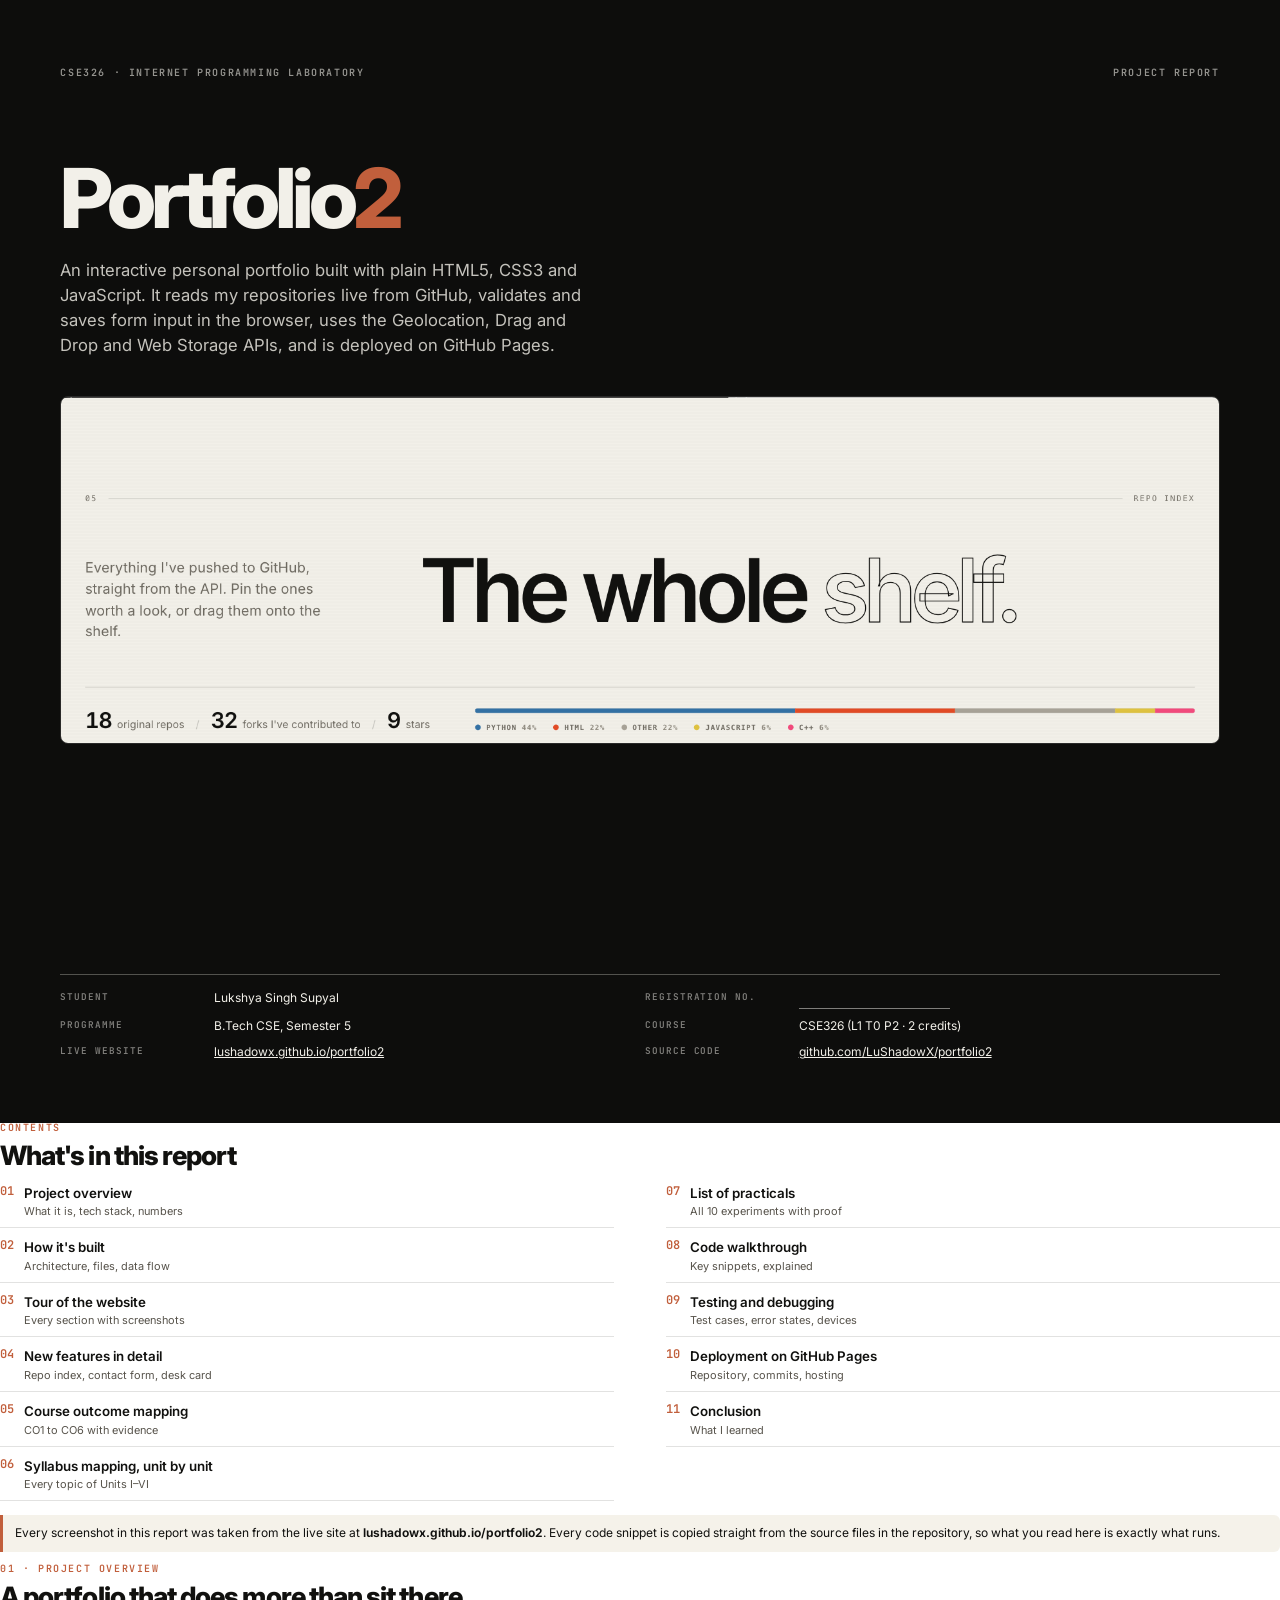
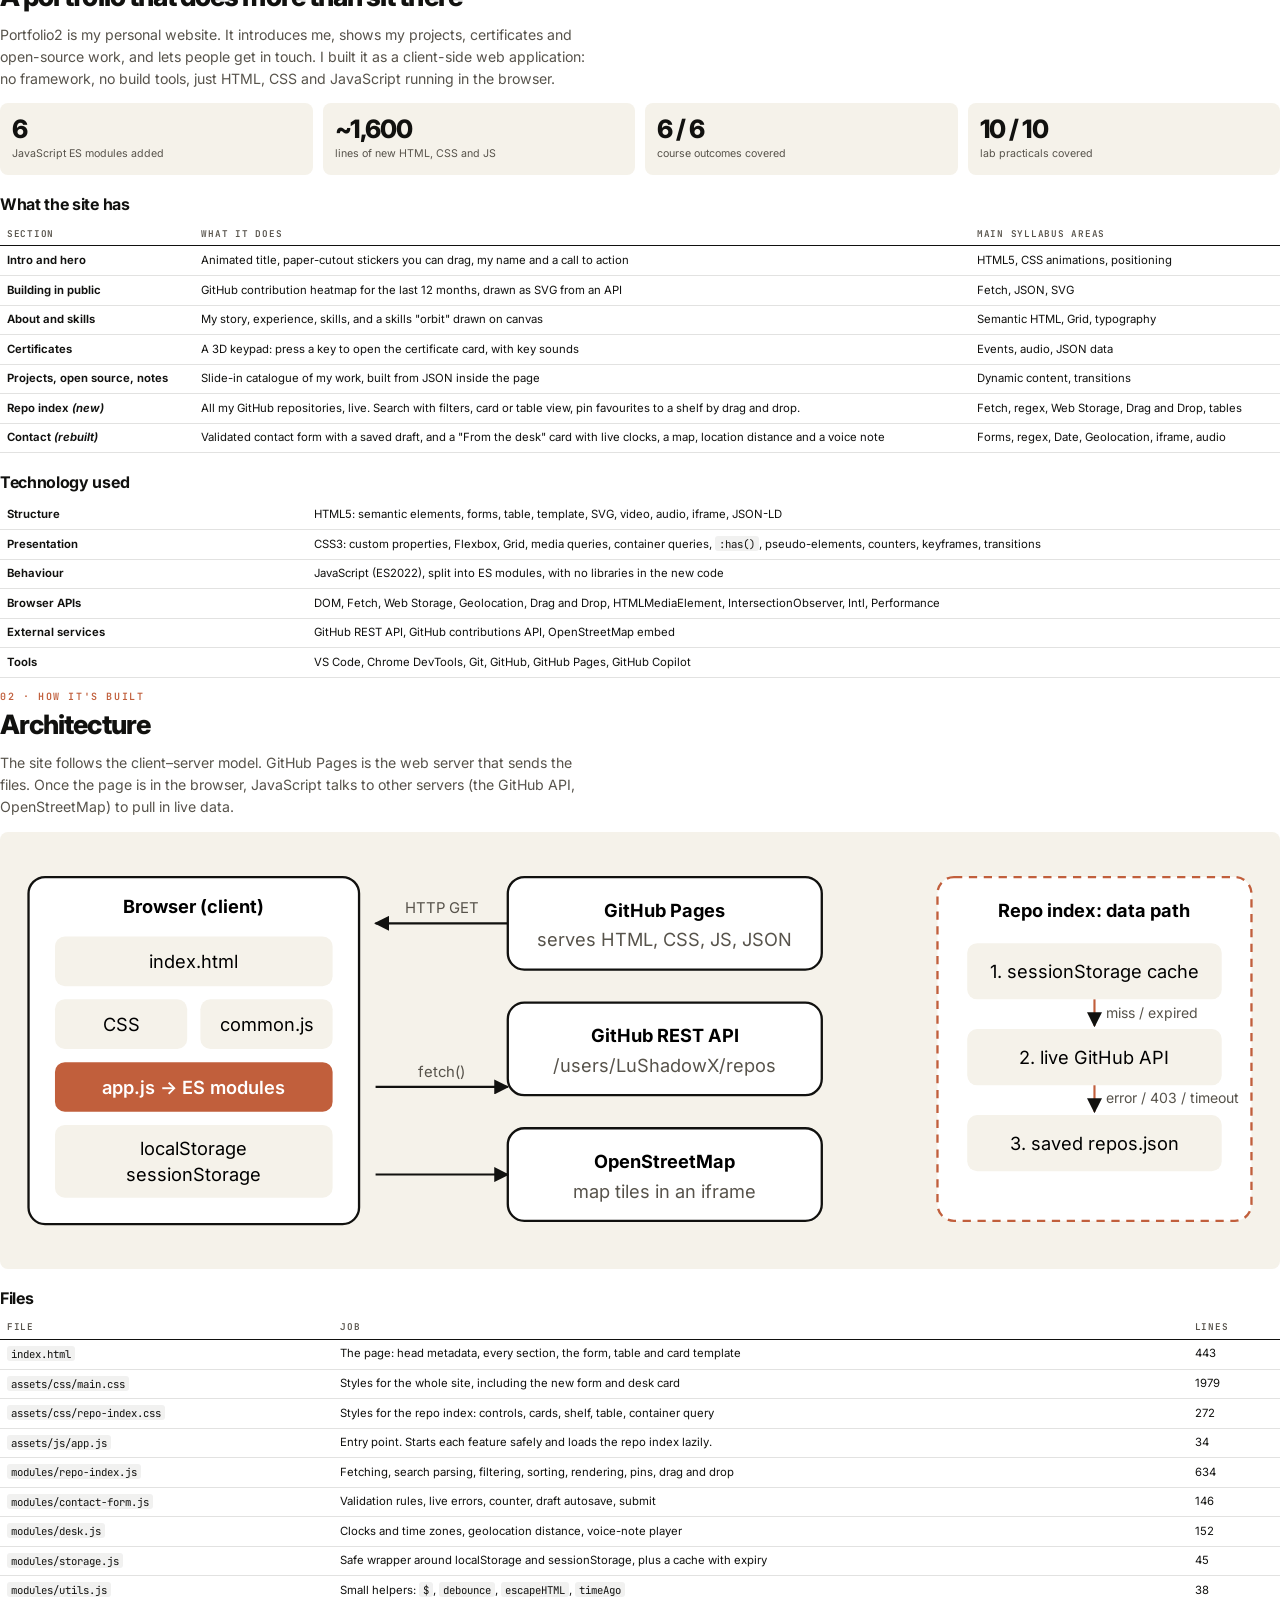
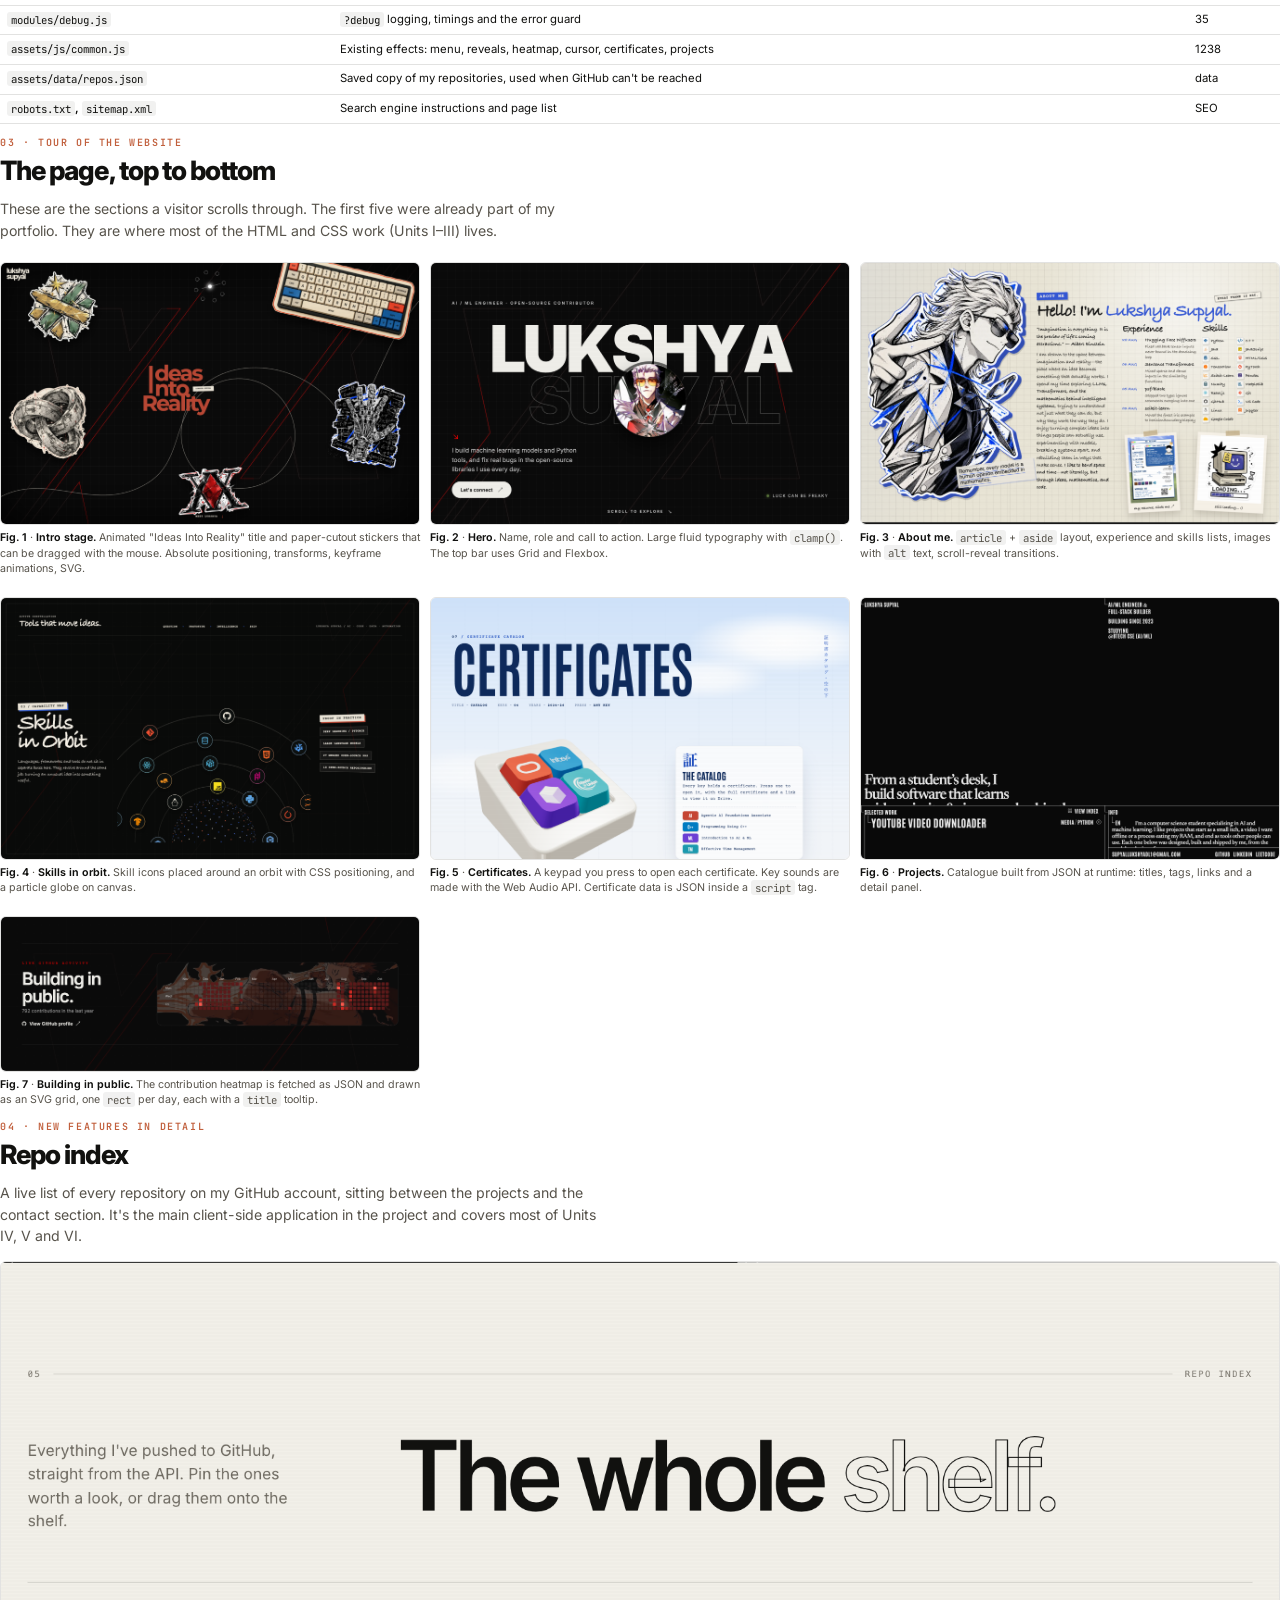
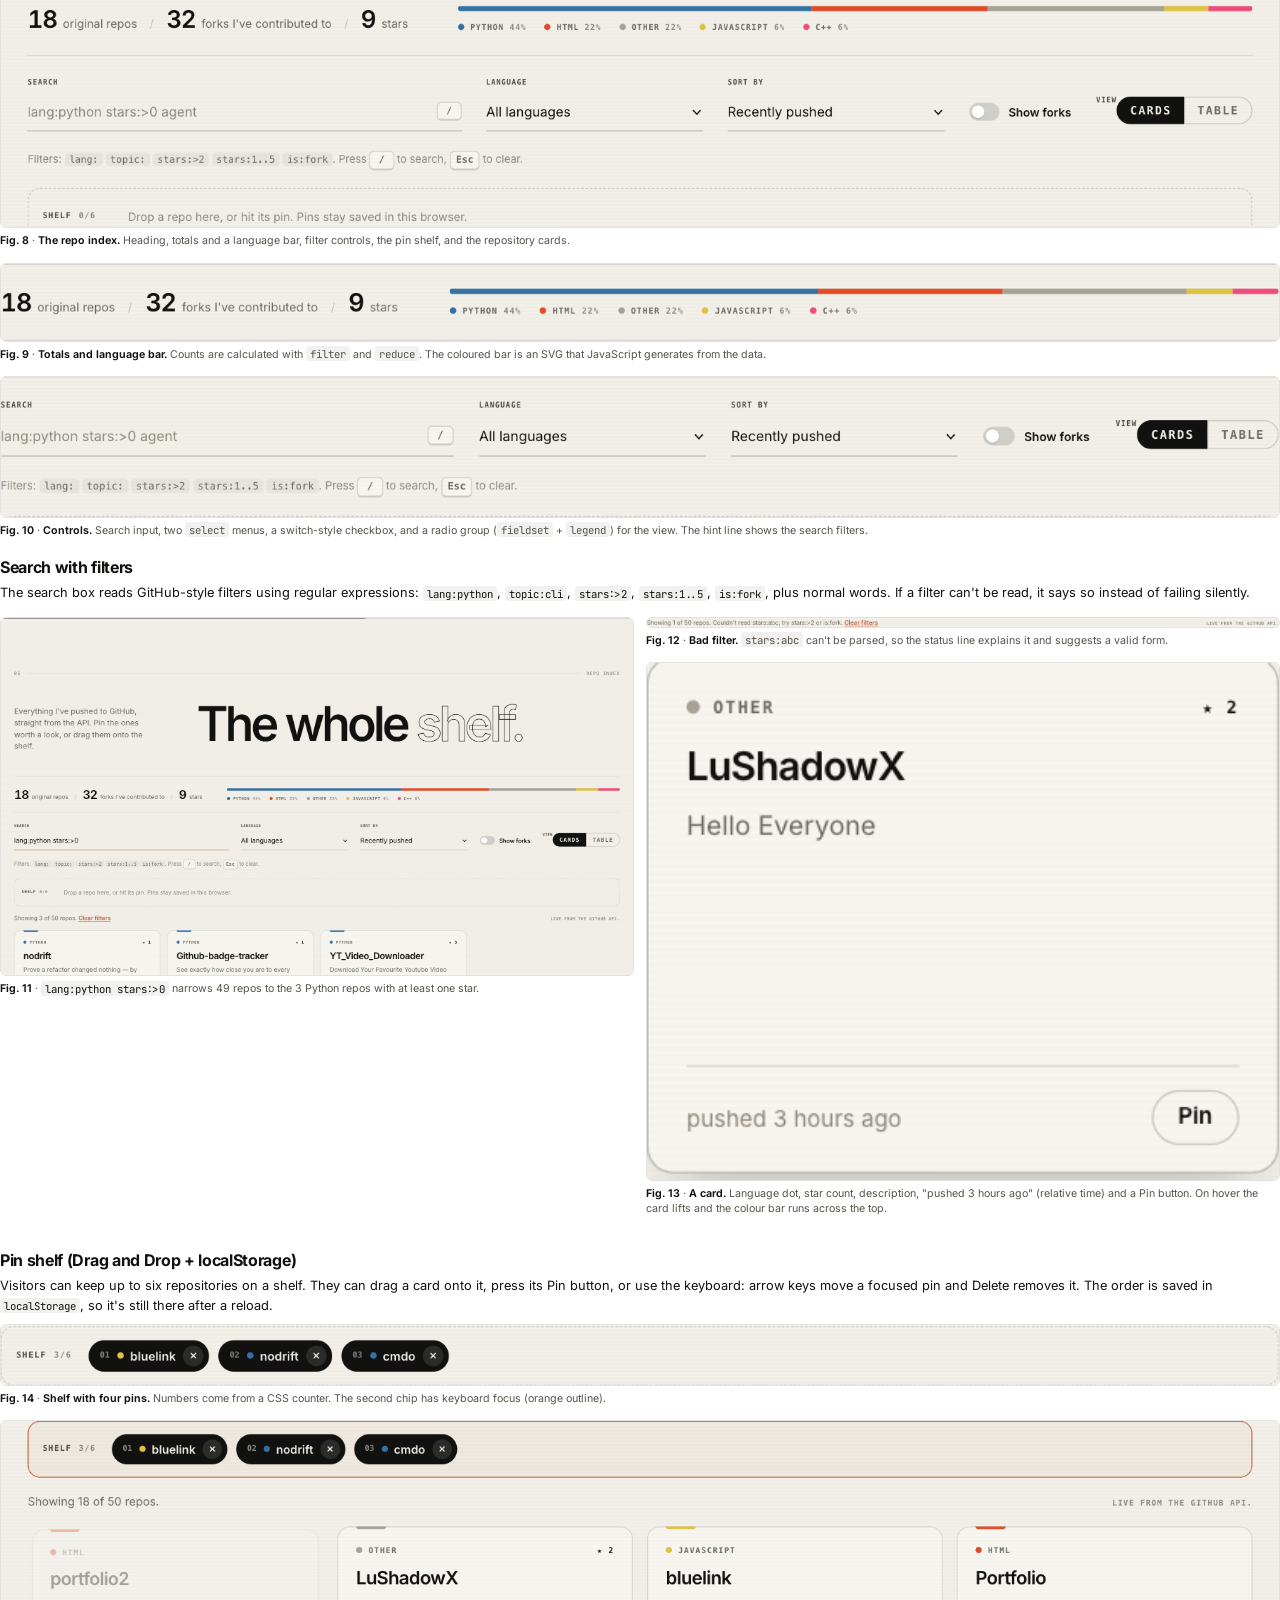
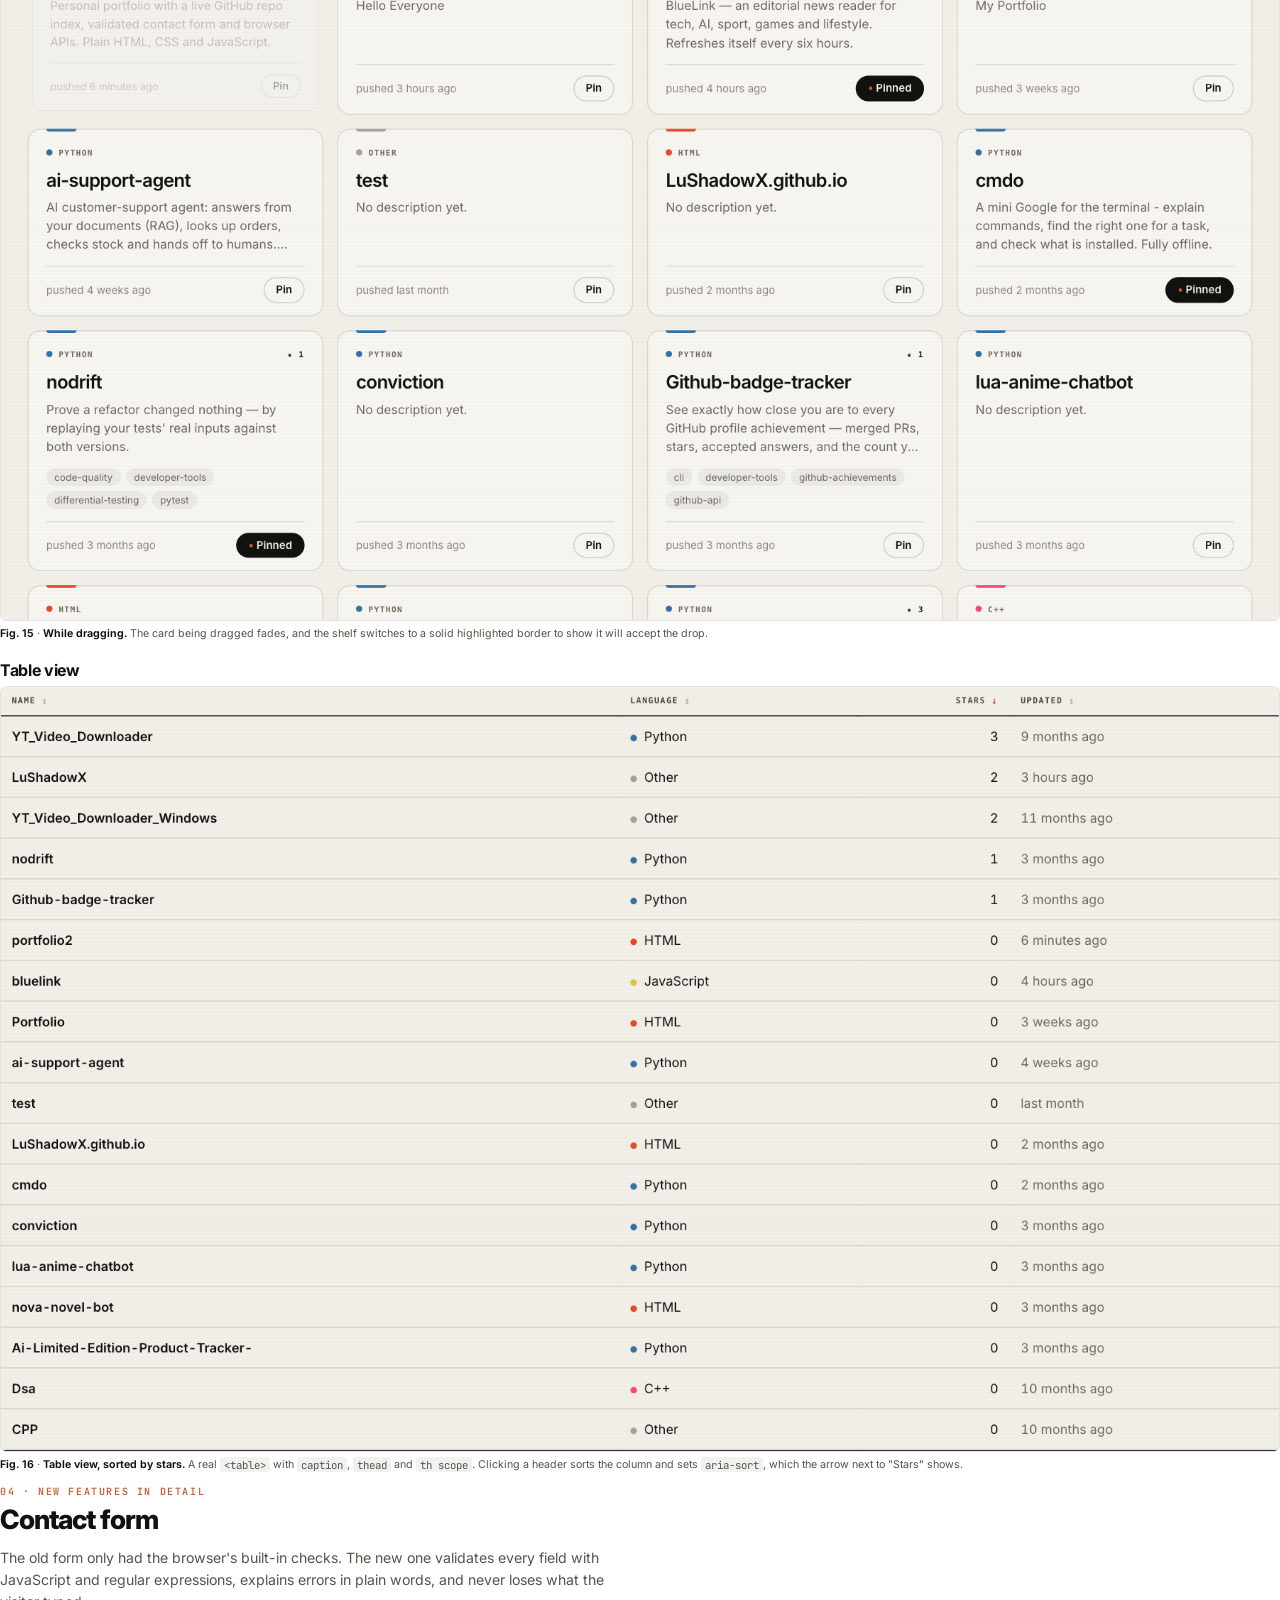
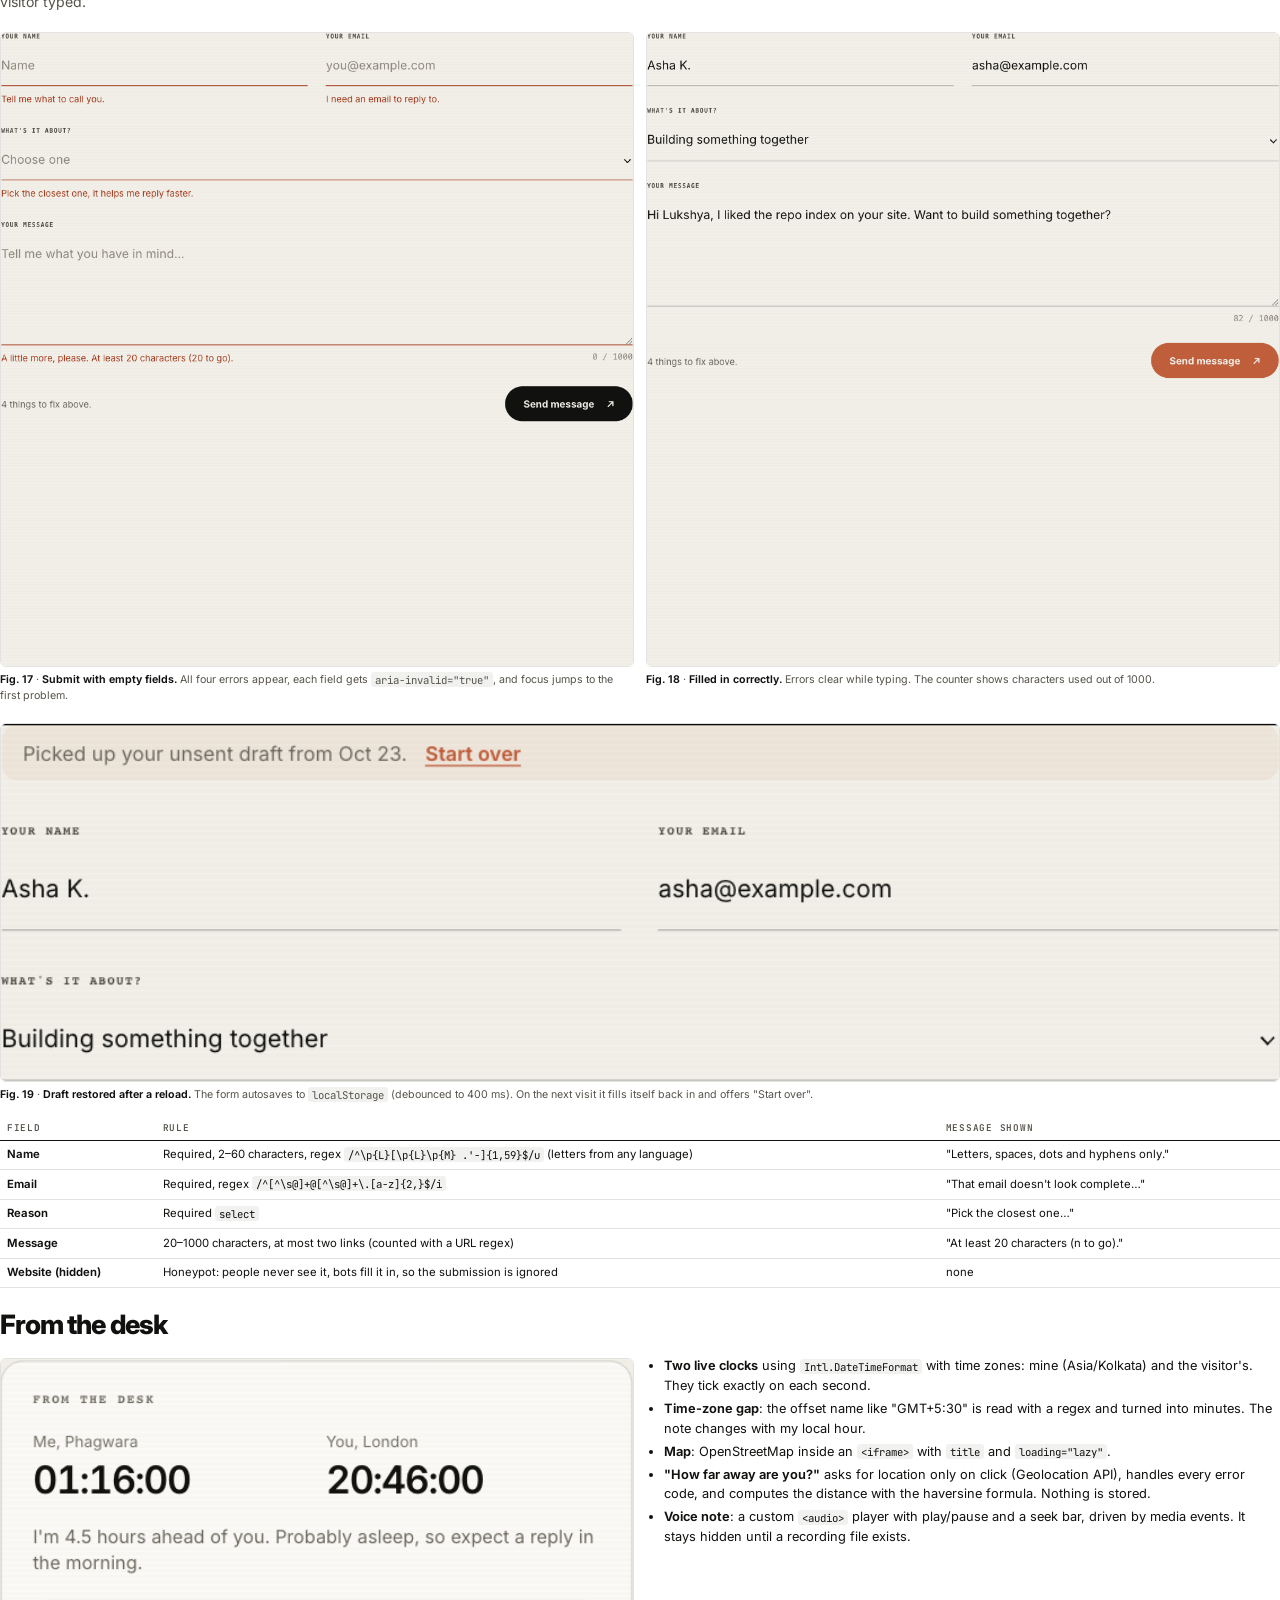
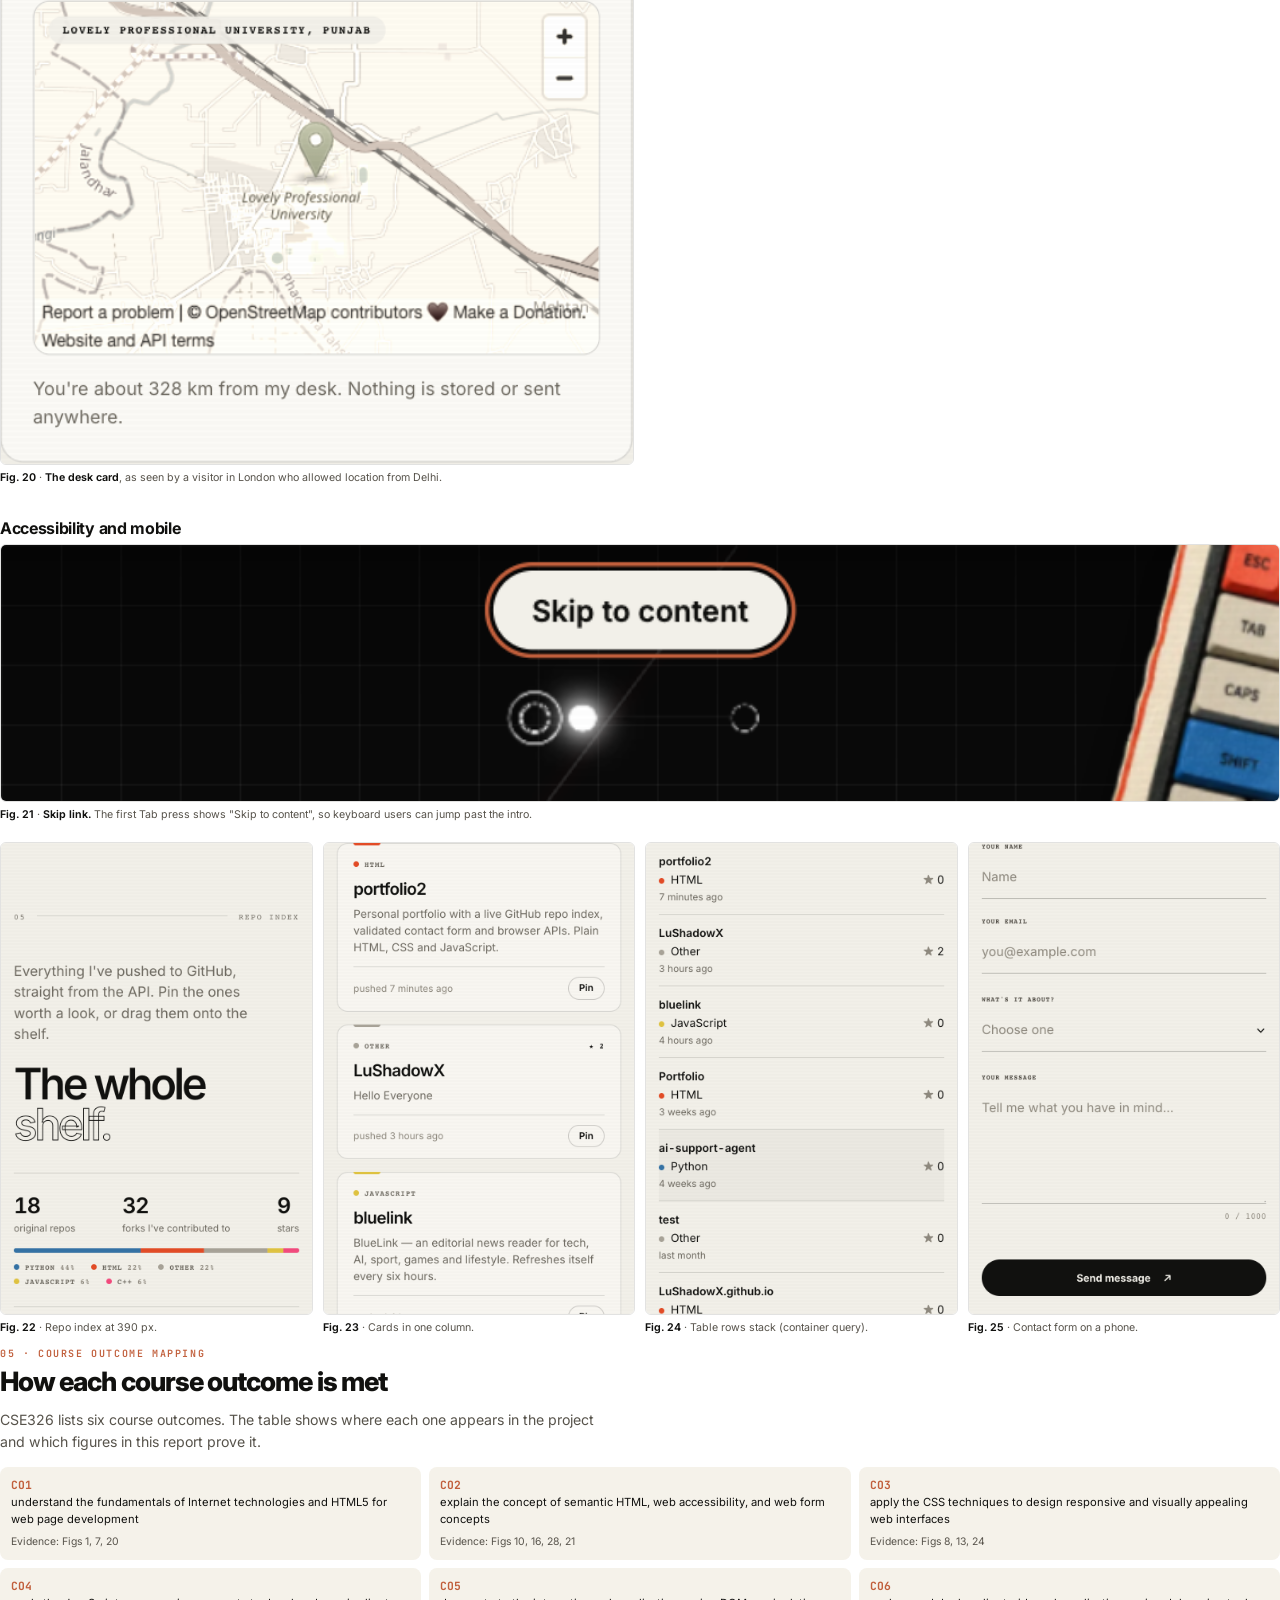
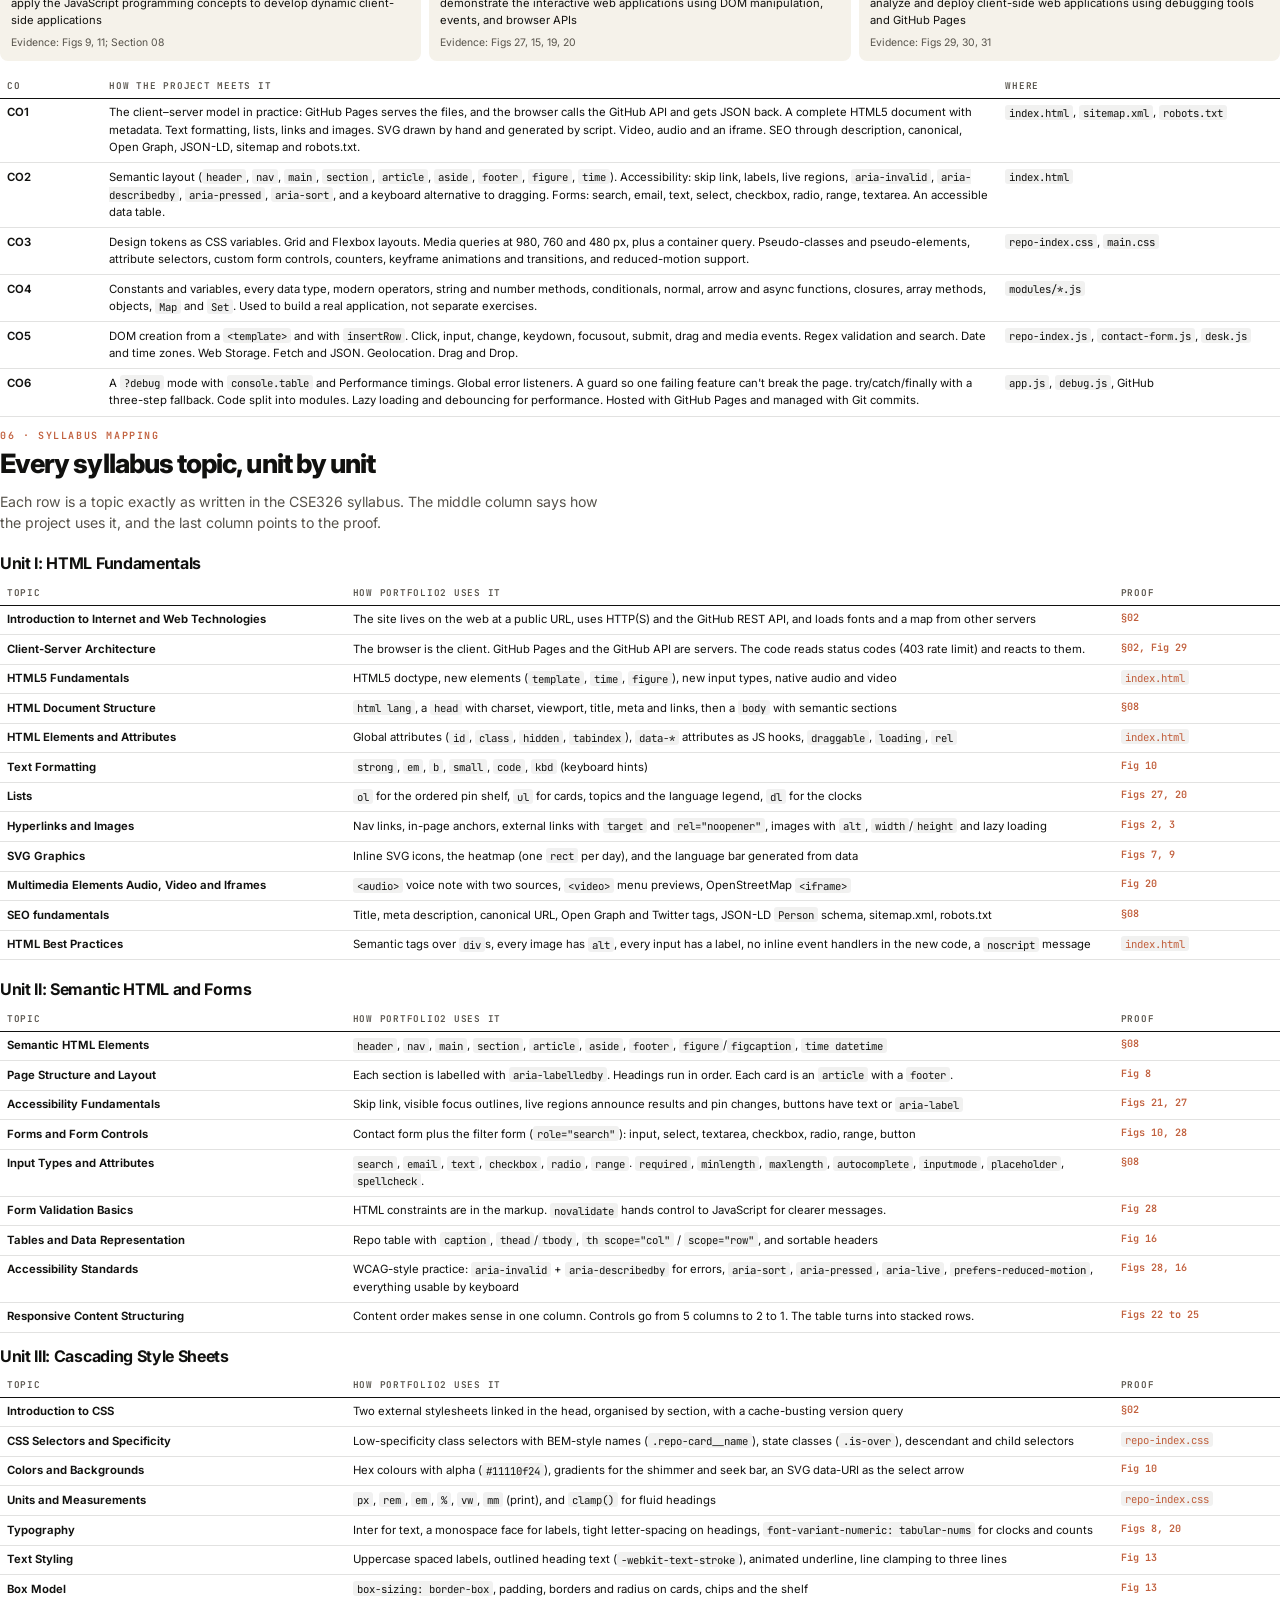
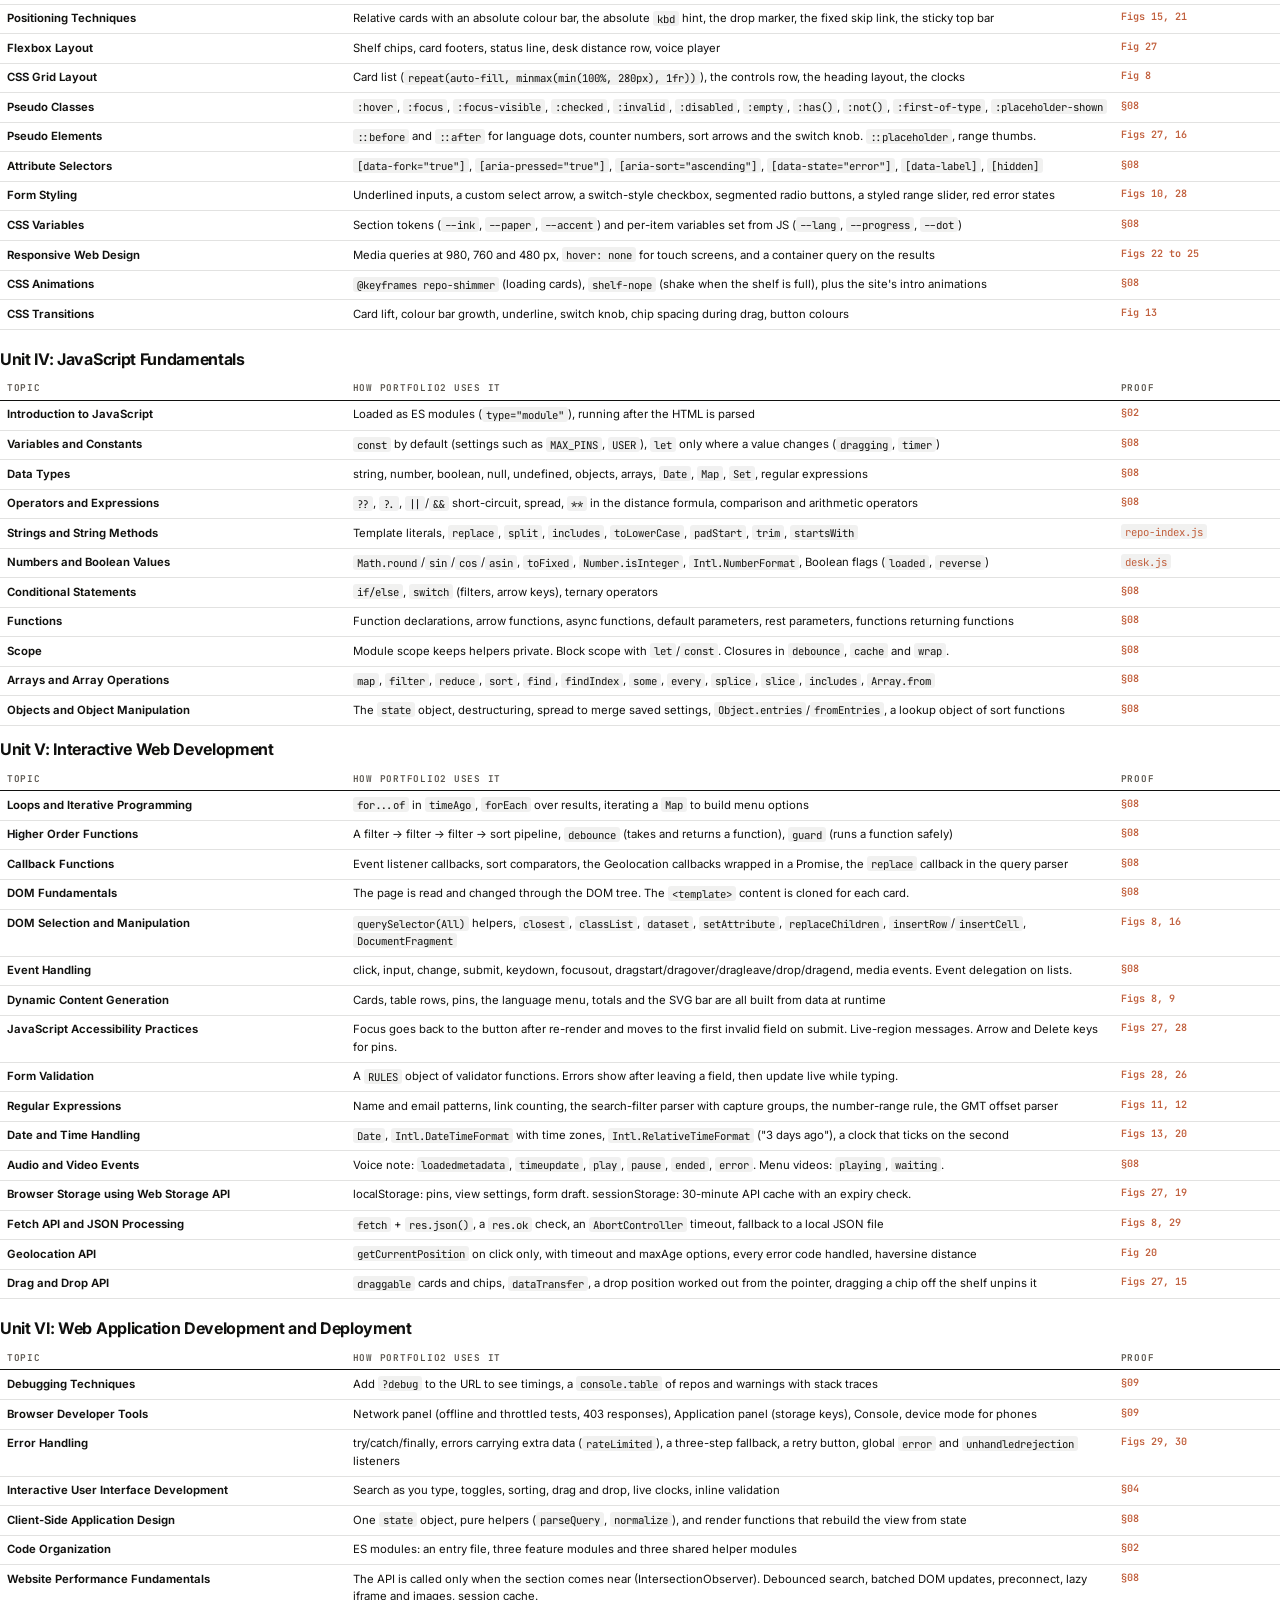
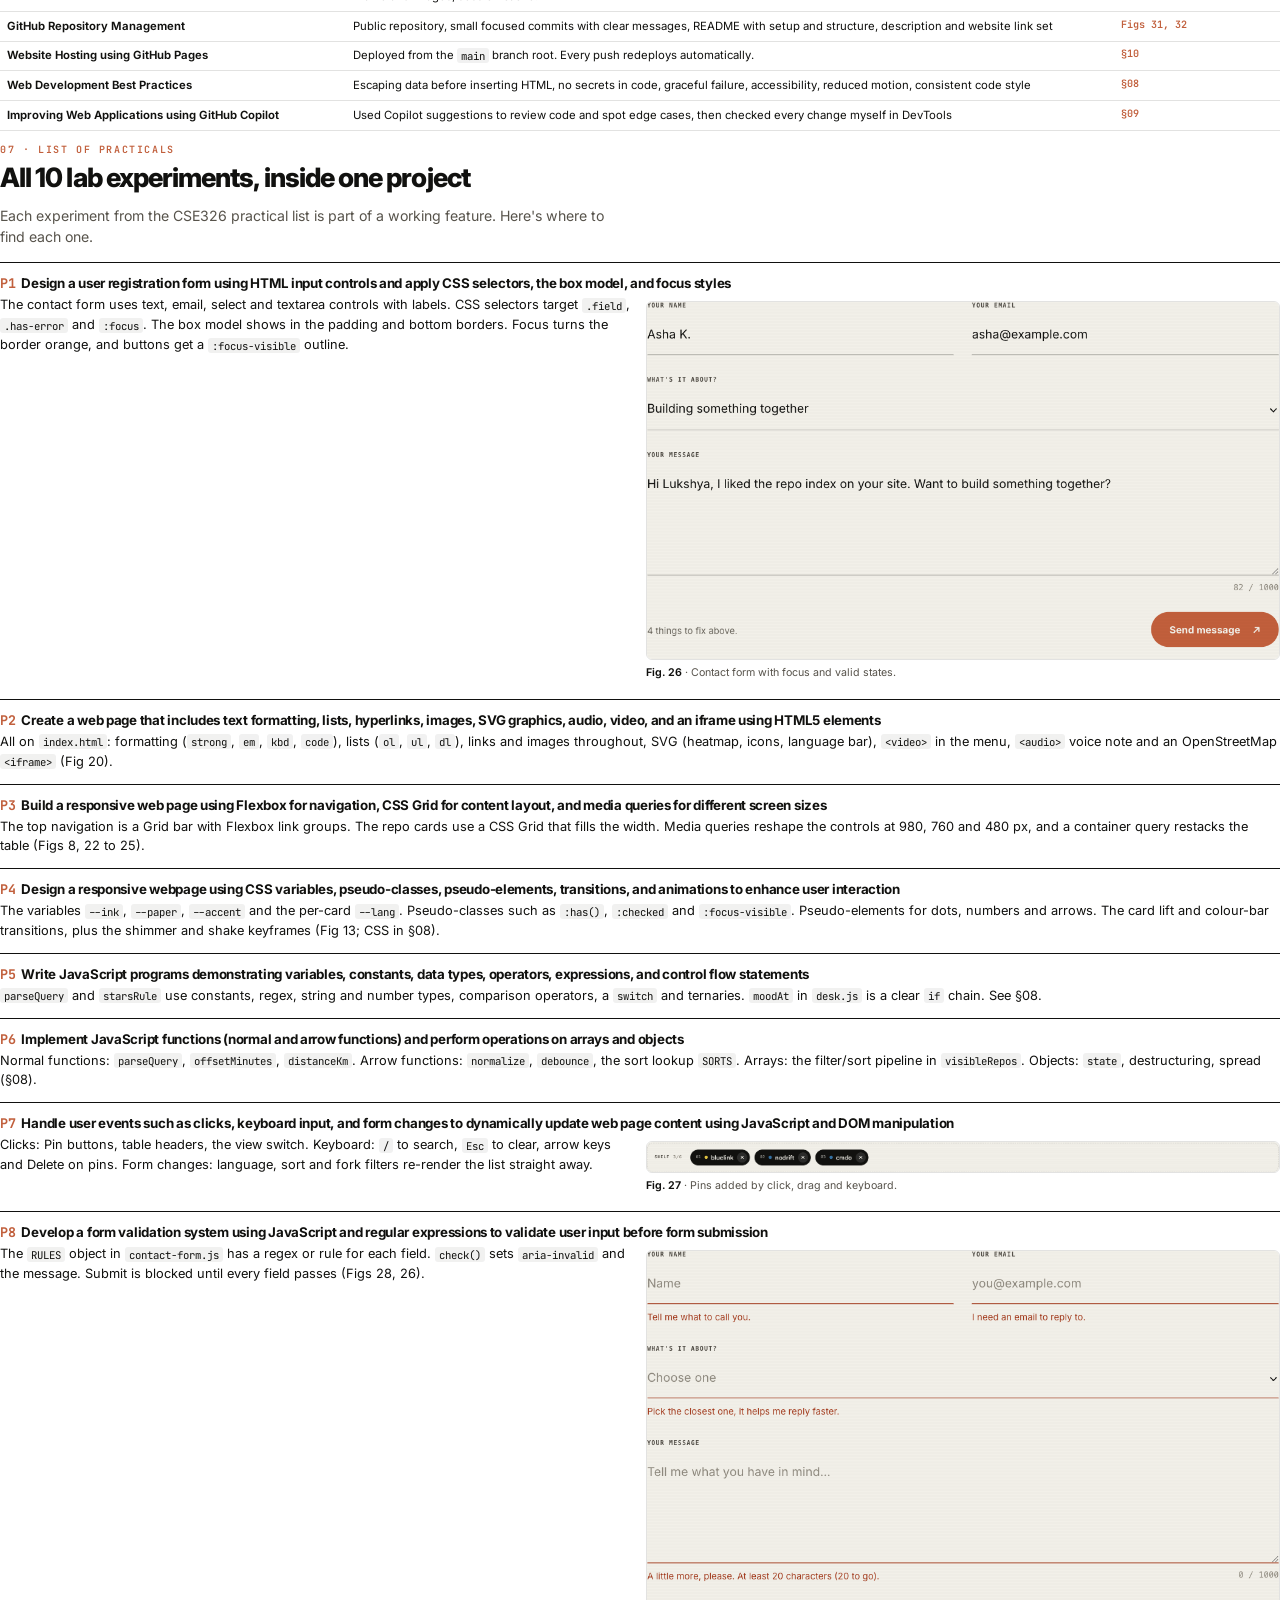
<file: docs/Portfolio2_Report.html>
<!DOCTYPE html>
<html lang="en">
<head>
<meta charset="UTF-8">
<title>Portfolio2 | CSE326 Project Report</title>
<link href="https://fonts.googleapis.com/css2?family=Inter:wght@400;500;600;700;800&family=JetBrains+Mono:wght@400;600&display=swap" rel="stylesheet">
<style>
    :root { --ink: #11110f; --muted: #57534b; --faint: #8e897e; --line: #11110f1f; --accent: #c15f3c; --paper: #f5f2ea; --code: #1b1b19; --green: #2f7a46; }
    @page { size: A4; margin: 15mm 14mm 16mm; }
    @page :first { margin: 0; }
    * { box-sizing: border-box; }
    html { -webkit-print-color-adjust: exact; print-color-adjust: exact; }
    body { margin: 0; color: var(--ink); font: 9.6pt/1.55 'Inter', -apple-system, 'Segoe UI', sans-serif; }
    h1, h2, h3, h4 { letter-spacing: -0.02em; line-height: 1.2; break-after: avoid; }
    h2 { margin: 0 0 12px; font-size: 20pt; font-weight: 800; letter-spacing: -0.035em; }
    h3 { margin: 20px 0 6px; font-size: 12pt; font-weight: 700; }
    h4 { margin: 14px 0 4px; font-size: 10pt; font-weight: 700; }
    p { margin: 0 0 8px; }
    a { color: var(--ink); }
    ul, ol { margin: 4px 0 10px; padding-left: 18px; }
    li { margin-bottom: 3px; }
    code { padding: 0.5px 4px; background: #11110f0f; border-radius: 3px; font: 8pt 'JetBrains Mono', ui-monospace, monospace; }
    b, strong { font-weight: 650; }

    .chapter { break-before: page; }
    .kicker { margin: 0 0 6px; color: var(--accent); font: 600 7.5pt/1 'JetBrains Mono', monospace; letter-spacing: 0.16em; text-transform: uppercase; }
    .lead { max-width: 160mm; margin-bottom: 14px; color: var(--muted); font-size: 10.6pt; line-height: 1.55; }

    table { width: 100%; margin: 8px 0 14px; border-collapse: collapse; font-size: 8.5pt; }
    th, td { padding: 5.5px 7px; text-align: left; vertical-align: top; border-bottom: 1px solid var(--line); }
    thead th { color: var(--muted); font: 600 7pt/1.3 'JetBrains Mono', monospace; letter-spacing: 0.08em; text-transform: uppercase; border-bottom: 1.5px solid var(--ink); }
    tbody th { font-weight: 650; }
    tr { break-inside: avoid; }
    .t-topics tbody th { width: 27%; }
    .t-topics td:last-child { width: 13%; color: var(--accent); font: 600 7.6pt 'JetBrains Mono', monospace; white-space: nowrap; }
    .ok { color: var(--green); font-weight: 700; }

    figure { margin: 6px 0 14px; break-inside: avoid; }
    figure img { display: block; width: 100%; border: 1px solid var(--line); border-radius: 6px; }
    figcaption { margin-top: 5px; color: var(--muted); font-size: 8pt; line-height: 1.45; }
    figcaption b { color: var(--ink); }
    .grid2 { display: grid; grid-template-columns: 1fr 1fr; gap: 0 12px; align-items: start; }
    .grid3 { display: grid; grid-template-columns: repeat(3, 1fr); gap: 0 10px; align-items: start; }
    .grid4 { display: grid; grid-template-columns: repeat(4, 1fr); gap: 0 10px; align-items: start; }
    .fig-phone img { max-height: 125mm; object-fit: cover; object-position: top; }
    .fig-tall img { max-height: 150mm; object-fit: cover; object-position: top; }
    .fig-short img { max-height: 95mm; object-fit: cover; object-position: top; }

    pre { margin: 6px 0 12px; padding: 10px 12px; overflow: hidden; color: #ecebe6; background: var(--code); border-radius: 6px; font: 7.4pt/1.5 'JetBrains Mono', ui-monospace, monospace; white-space: pre-wrap; break-inside: avoid; }
    pre .file { display: block; margin-bottom: 6px; color: #e3a17f; font-weight: 600; }
    .walk { display: grid; grid-template-columns: 1.15fr 1fr; gap: 14px; align-items: start; break-inside: avoid; margin-bottom: 6px; }
    .walk pre { margin-top: 0; }
    .walk p, .walk li { font-size: 8.8pt; }
    .tags { margin: 6px 0 0; }
    .tag { display: inline-block; margin: 0 4px 4px 0; padding: 1.5px 7px; color: var(--accent); background: #c15f3c14; border-radius: 99px; font: 600 7pt 'JetBrains Mono', monospace; }

    .note { margin: 8px 0 12px; padding: 9px 12px; background: var(--paper); border-left: 3px solid var(--accent); border-radius: 0 6px 6px 0; font-size: 9pt; }
    .stats { display: grid; grid-template-columns: repeat(4, 1fr); gap: 10px; margin: 12px 0 16px; }
    .stat { padding: 12px; background: var(--paper); border-radius: 8px; }
    .stat b { display: block; font-size: 19pt; font-weight: 800; letter-spacing: -0.04em; line-height: 1.1; }
    .stat span { color: var(--muted); font-size: 8pt; }
    .co-cards { display: grid; grid-template-columns: repeat(3, 1fr); gap: 8px; margin: 10px 0 14px; }
    .co-card { padding: 10px 11px; background: var(--paper); border-radius: 8px; font-size: 8.4pt; break-inside: avoid; }
    .co-card b { display: block; margin-bottom: 2px; color: var(--accent); font: 700 8.5pt 'JetBrains Mono', monospace; }
    .co-card em { display: block; margin-top: 5px; color: var(--muted); font-style: normal; font-size: 7.8pt; }
    .prac { padding: 12px 0 4px; border-top: 1.5px solid var(--ink); break-inside: avoid; }
    .prac h4 { margin: 0 0 4px; }
    .prac h4 span { color: var(--accent); font-family: 'JetBrains Mono', monospace; margin-right: 6px; }
    .toc { columns: 2; column-gap: 14mm; margin-top: 10px; padding: 0; list-style: none; }
    .toc li { display: flex; gap: 10px; margin-bottom: 9px; padding-bottom: 7px; border-bottom: 1px solid var(--line); break-inside: avoid; font-size: 10pt; font-weight: 600; }
    .toc li span { color: var(--accent); font: 600 9pt 'JetBrains Mono', monospace; }
    .toc li small { display: block; color: var(--muted); font-weight: 400; font-size: 8.2pt; }

    /* cover */
    .cover { position: relative; height: 297mm; padding: 18mm 16mm 16mm; overflow: hidden; color: #f2f0e9; background: #0d0d0c; break-after: page; }
    .cover__top { display: flex; justify-content: space-between; color: #f2f0e999; font: 600 7.5pt/1 'JetBrains Mono', monospace; letter-spacing: 0.16em; text-transform: uppercase; }
    .cover h1 { margin: 22mm 0 6mm; font-size: 62pt; font-weight: 800; letter-spacing: -0.06em; line-height: 0.9; }
    .cover h1 span { color: var(--accent); }
    .cover__sub { max-width: 140mm; margin: 0 0 10mm; color: #f2f0e9cc; font-size: 12.5pt; line-height: 1.5; }
    .cover__shot { width: 100%; height: 92mm; object-fit: cover; object-position: top; border-radius: 8px; border: 1px solid #ffffff1f; }
    .cover dl { position: absolute; left: 16mm; right: 16mm; bottom: 16mm; display: grid; grid-template-columns: 38mm 1fr 38mm 1fr; gap: 8px 10px; margin: 0; padding-top: 14px; border-top: 1px solid #f2f0e94d; font-size: 9pt; }
    .cover dt { color: #f2f0e980; font: 600 7pt/1.8 'JetBrains Mono', monospace; letter-spacing: 0.1em; text-transform: uppercase; }
    .cover dd { margin: 0; }
    .cover a { color: #f2f0e9; }
    .blank { display: inline-block; min-width: 40mm; border-bottom: 1px solid #f2f0e980; }

    .diagram { margin: 6px 0 14px; padding: 12px; background: var(--paper); border-radius: 8px; break-inside: avoid; }
    .diagram svg { display: block; width: 100%; height: auto; }
</style>
</head>
<body>

<!-- ============ COVER ============ -->
<section class="cover">
    <div class="cover__top"><span>CSE326 · Internet Programming Laboratory</span><span>Project report</span></div>
    <h1>Portfolio<span>2</span></h1>
    <p class="cover__sub">An interactive personal portfolio built with plain HTML5, CSS3 and JavaScript. It reads my repositories live from GitHub, validates and saves form input in the browser, uses the Geolocation, Drag and Drop and Web Storage APIs, and is deployed on GitHub Pages.</p>
    <img class="cover__shot" src="images/10-repo-index.png" alt="">
    <dl>
        <dt>Student</dt><dd>Lukshya Singh Supyal</dd>
        <dt>Registration no.</dt><dd><span class="blank">&nbsp;</span></dd>
        <dt>Programme</dt><dd>B.Tech CSE, Semester 5</dd>
        <dt>Course</dt><dd>CSE326 (L1 T0 P2 · 2 credits)</dd>
        <dt>Live website</dt><dd><a href="https://lushadowx.github.io/portfolio2/">lushadowx.github.io/portfolio2</a></dd>
        <dt>Source code</dt><dd><a href="https://github.com/LuShadowX/portfolio2">github.com/LuShadowX/portfolio2</a></dd>
    </dl>
</section>

<!-- ============ CONTENTS ============ -->
<section>
    <p class="kicker">Contents</p>
    <h2>What's in this report</h2>
    <ol class="toc">
        <li><span>01</span><div>Project overview<small>What it is, tech stack, numbers</small></div></li>
        <li><span>02</span><div>How it's built<small>Architecture, files, data flow</small></div></li>
        <li><span>03</span><div>Tour of the website<small>Every section with screenshots</small></div></li>
        <li><span>04</span><div>New features in detail<small>Repo index, contact form, desk card</small></div></li>
        <li><span>05</span><div>Course outcome mapping<small>CO1 to CO6 with evidence</small></div></li>
        <li><span>06</span><div>Syllabus mapping, unit by unit<small>Every topic of Units I–VI</small></div></li>
        <li><span>07</span><div>List of practicals<small>All 10 experiments with proof</small></div></li>
        <li><span>08</span><div>Code walkthrough<small>Key snippets, explained</small></div></li>
        <li><span>09</span><div>Testing and debugging<small>Test cases, error states, devices</small></div></li>
        <li><span>10</span><div>Deployment on GitHub Pages<small>Repository, commits, hosting</small></div></li>
        <li><span>11</span><div>Conclusion<small>What I learned</small></div></li>
    </ol>
    <div class="note" style="margin-top:14px">Every screenshot in this report was taken from the live site at <b>lushadowx.github.io/portfolio2</b>. Every code snippet is copied straight from the source files in the repository, so what you read here is exactly what runs.</div>
</section>

<!-- ============ 01 OVERVIEW ============ -->
<section class="chapter">
    <p class="kicker">01 · Project overview</p>
    <h2>A portfolio that does more than sit there</h2>
    <p class="lead">Portfolio2 is my personal website. It introduces me, shows my projects, certificates and open-source work, and lets people get in touch. I built it as a client-side web application: no framework, no build tools, just HTML, CSS and JavaScript running in the browser.</p>

    <div class="stats">
        <div class="stat"><b>6</b><span>JavaScript ES modules added</span></div>
        <div class="stat"><b>~1,600</b><span>lines of new HTML, CSS and JS</span></div>
        <div class="stat"><b>6 / 6</b><span>course outcomes covered</span></div>
        <div class="stat"><b>10 / 10</b><span>lab practicals covered</span></div>
    </div>

    <h3>What the site has</h3>
    <table>
        <thead><tr><th>Section</th><th>What it does</th><th>Main syllabus areas</th></tr></thead>
        <tbody>
            <tr><th>Intro and hero</th><td>Animated title, paper-cutout stickers you can drag, my name and a call to action</td><td>HTML5, CSS animations, positioning</td></tr>
            <tr><th>Building in public</th><td>GitHub contribution heatmap for the last 12 months, drawn as SVG from an API</td><td>Fetch, JSON, SVG</td></tr>
            <tr><th>About and skills</th><td>My story, experience, skills, and a skills "orbit" drawn on canvas</td><td>Semantic HTML, Grid, typography</td></tr>
            <tr><th>Certificates</th><td>A 3D keypad: press a key to open the certificate card, with key sounds</td><td>Events, audio, JSON data</td></tr>
            <tr><th>Projects, open source, notes</th><td>Slide-in catalogue of my work, built from JSON inside the page</td><td>Dynamic content, transitions</td></tr>
            <tr><th>Repo index <i>(new)</i></th><td>All my GitHub repositories, live. Search with filters, card or table view, pin favourites to a shelf by drag and drop.</td><td>Fetch, regex, Web Storage, Drag and Drop, tables</td></tr>
            <tr><th>Contact <i>(rebuilt)</i></th><td>Validated contact form with a saved draft, and a "From the desk" card with live clocks, a map, location distance and a voice note</td><td>Forms, regex, Date, Geolocation, iframe, audio</td></tr>
        </tbody>
    </table>

    <h3>Technology used</h3>
    <table>
        <tbody>
            <tr><th style="width:24%">Structure</th><td>HTML5: semantic elements, forms, table, template, SVG, video, audio, iframe, JSON-LD</td></tr>
            <tr><th>Presentation</th><td>CSS3: custom properties, Flexbox, Grid, media queries, container queries, <code>:has()</code>, pseudo-elements, counters, keyframes, transitions</td></tr>
            <tr><th>Behaviour</th><td>JavaScript (ES2022), split into ES modules, with no libraries in the new code</td></tr>
            <tr><th>Browser APIs</th><td>DOM, Fetch, Web Storage, Geolocation, Drag and Drop, HTMLMediaElement, IntersectionObserver, Intl, Performance</td></tr>
            <tr><th>External services</th><td>GitHub REST API, GitHub contributions API, OpenStreetMap embed</td></tr>
            <tr><th>Tools</th><td>VS Code, Chrome DevTools, Git, GitHub, GitHub Pages, GitHub Copilot</td></tr>
        </tbody>
    </table>
</section>

<!-- ============ 02 ARCHITECTURE ============ -->
<section class="chapter">
    <p class="kicker">02 · How it's built</p>
    <h2>Architecture</h2>
    <p class="lead">The site follows the client–server model. GitHub Pages is the web server that sends the files. Once the page is in the browser, JavaScript talks to other servers (the GitHub API, OpenStreetMap) to pull in live data.</p>

    <div class="diagram">
        <svg viewBox="0 0 760 250" font-family="Inter, sans-serif" font-size="11">
            <defs><marker id="arr" viewBox="0 0 10 10" refX="9" refY="5" markerWidth="7" markerHeight="7" orient="auto"><path d="M0 0 10 5 0 10z" fill="#11110f"/></marker></defs>
            <rect x="10" y="20" width="200" height="210" rx="10" fill="#fff" stroke="#11110f" stroke-width="1.4"/>
            <text x="110" y="42" text-anchor="middle" font-weight="700">Browser (client)</text>
            <rect x="26" y="56" width="168" height="30" rx="6" fill="#f5f2ea"/><text x="110" y="75" text-anchor="middle">index.html</text>
            <rect x="26" y="94" width="80" height="30" rx="6" fill="#f5f2ea"/><text x="66" y="113" text-anchor="middle">CSS</text>
            <rect x="114" y="94" width="80" height="30" rx="6" fill="#f5f2ea"/><text x="154" y="113" text-anchor="middle">common.js</text>
            <rect x="26" y="132" width="168" height="30" rx="6" fill="#c15f3c" /><text x="110" y="151" text-anchor="middle" fill="#fff" font-weight="600">app.js → ES modules</text>
            <rect x="26" y="170" width="168" height="44" rx="6" fill="#f5f2ea"/><text x="110" y="188" text-anchor="middle">localStorage</text><text x="110" y="204" text-anchor="middle">sessionStorage</text>

            <rect x="300" y="20" width="190" height="56" rx="10" fill="#fff" stroke="#11110f" stroke-width="1.4"/>
            <text x="395" y="44" text-anchor="middle" font-weight="700">GitHub Pages</text><text x="395" y="62" text-anchor="middle" fill="#57534b">serves HTML, CSS, JS, JSON</text>
            <rect x="300" y="96" width="190" height="56" rx="10" fill="#fff" stroke="#11110f" stroke-width="1.4"/>
            <text x="395" y="120" text-anchor="middle" font-weight="700">GitHub REST API</text><text x="395" y="138" text-anchor="middle" fill="#57534b">/users/LuShadowX/repos</text>
            <rect x="300" y="172" width="190" height="56" rx="10" fill="#fff" stroke="#11110f" stroke-width="1.4"/>
            <text x="395" y="196" text-anchor="middle" font-weight="700">OpenStreetMap</text><text x="395" y="214" text-anchor="middle" fill="#57534b">map tiles in an iframe</text>

            <path d="M300 48 H220" stroke="#11110f" stroke-width="1.3" marker-end="url(#arr)"/><text x="260" y="42" text-anchor="middle" font-size="9" fill="#57534b">HTTP GET</text>
            <path d="M220 147 H300" stroke="#11110f" stroke-width="1.3" marker-end="url(#arr)"/><text x="260" y="141" text-anchor="middle" font-size="9" fill="#57534b">fetch()</text>
            <path d="M220 200 H300" stroke="#11110f" stroke-width="1.3" marker-end="url(#arr)"/>

            <rect x="560" y="20" width="190" height="208" rx="10" fill="#fff" stroke="#c15f3c" stroke-width="1.4" stroke-dasharray="5 4"/>
            <text x="655" y="44" text-anchor="middle" font-weight="700">Repo index: data path</text>
            <rect x="578" y="60" width="154" height="34" rx="6" fill="#f5f2ea"/><text x="655" y="81" text-anchor="middle">1. sessionStorage cache</text>
            <rect x="578" y="112" width="154" height="34" rx="6" fill="#f5f2ea"/><text x="655" y="133" text-anchor="middle">2. live GitHub API</text>
            <rect x="578" y="164" width="154" height="34" rx="6" fill="#f5f2ea"/><text x="655" y="185" text-anchor="middle">3. saved repos.json</text>
            <path d="M655 94 V110" stroke="#c15f3c" stroke-width="1.3" marker-end="url(#arr)"/><path d="M655 146 V162" stroke="#c15f3c" stroke-width="1.3" marker-end="url(#arr)"/>
            <text x="662" y="105" font-size="8.5" fill="#57534b">miss / expired</text><text x="662" y="157" font-size="8.5" fill="#57534b">error / 403 / timeout</text>
        </svg>
    </div>

    <h3>Files</h3>
    <table>
        <thead><tr><th>File</th><th>Job</th><th>Lines</th></tr></thead>
        <tbody>
            <tr><th><code>index.html</code></th><td>The page: head metadata, every section, the form, table and card template</td><td>443</td></tr>
            <tr><th><code>assets/css/main.css</code></th><td>Styles for the whole site, including the new form and desk card</td><td>1979</td></tr>
            <tr><th><code>assets/css/repo-index.css</code></th><td>Styles for the repo index: controls, cards, shelf, table, container query</td><td>272</td></tr>
            <tr><th><code>assets/js/app.js</code></th><td>Entry point. Starts each feature safely and loads the repo index lazily.</td><td>34</td></tr>
            <tr><th><code>modules/repo-index.js</code></th><td>Fetching, search parsing, filtering, sorting, rendering, pins, drag and drop</td><td>634</td></tr>
            <tr><th><code>modules/contact-form.js</code></th><td>Validation rules, live errors, counter, draft autosave, submit</td><td>146</td></tr>
            <tr><th><code>modules/desk.js</code></th><td>Clocks and time zones, geolocation distance, voice-note player</td><td>152</td></tr>
            <tr><th><code>modules/storage.js</code></th><td>Safe wrapper around localStorage and sessionStorage, plus a cache with expiry</td><td>45</td></tr>
            <tr><th><code>modules/utils.js</code></th><td>Small helpers: <code>$</code>, <code>debounce</code>, <code>escapeHTML</code>, <code>timeAgo</code></td><td>38</td></tr>
            <tr><th><code>modules/debug.js</code></th><td><code>?debug</code> logging, timings and the error guard</td><td>35</td></tr>
            <tr><th><code>assets/js/common.js</code></th><td>Existing effects: menu, reveals, heatmap, cursor, certificates, projects</td><td>1238</td></tr>
            <tr><th><code>assets/data/repos.json</code></th><td>Saved copy of my repositories, used when GitHub can't be reached</td><td>data</td></tr>
            <tr><th><code>robots.txt</code>, <code>sitemap.xml</code></th><td>Search engine instructions and page list</td><td>SEO</td></tr>
        </tbody>
    </table>
</section>

<!-- ============ 03 TOUR ============ -->
<section class="chapter">
    <p class="kicker">03 · Tour of the website</p>
    <h2>The page, top to bottom</h2>
    <p class="lead">These are the sections a visitor scrolls through. The first five were already part of my portfolio. They are where most of the HTML and CSS work (Units I–III) lives.</p>
    <div class="grid3">
        <figure class=""><img src="images/01-intro.png" alt=""><figcaption><b>Fig. 1</b> · <b>Intro stage.</b> Animated "Ideas Into Reality" title and paper-cutout stickers that can be dragged with the mouse. Absolute positioning, transforms, keyframe animations, SVG.</figcaption></figure>
        <figure class=""><img src="images/02-hero.png" alt=""><figcaption><b>Fig. 2</b> · <b>Hero.</b> Name, role and call to action. Large fluid typography with <code>clamp()</code>. The top bar uses Grid and Flexbox.</figcaption></figure>
        <figure class=""><img src="images/04-about.png" alt=""><figcaption><b>Fig. 3</b> · <b>About me.</b> <code>article</code> + <code>aside</code> layout, experience and skills lists, images with <code>alt</code> text, scroll-reveal transitions.</figcaption></figure>
        <figure class=""><img src="images/05-skills.png" alt=""><figcaption><b>Fig. 4</b> · <b>Skills in orbit.</b> Skill icons placed around an orbit with CSS positioning, and a particle globe on canvas.</figcaption></figure>
        <figure class=""><img src="images/06-certificates.png" alt=""><figcaption><b>Fig. 5</b> · <b>Certificates.</b> A keypad you press to open each certificate. Key sounds are made with the Web Audio API. Certificate data is JSON inside a <code>script</code> tag.</figcaption></figure>
        <figure class=""><img src="images/07-projects.png" alt=""><figcaption><b>Fig. 6</b> · <b>Projects.</b> Catalogue built from JSON at runtime: titles, tags, links and a detail panel.</figcaption></figure>
        <figure class=""><img src="images/03-github-activity.png" alt=""><figcaption><b>Fig. 7</b> · <b>Building in public.</b> The contribution heatmap is fetched as JSON and drawn as an SVG grid, one <code>rect</code> per day, each with a <code>title</code> tooltip.</figcaption></figure>
    </div>
</section>

<!-- ============ 04 FEATURES ============ -->
<section class="chapter">
    <p class="kicker">04 · New features in detail</p>
    <h2>Repo index</h2>
    <p class="lead">A live list of every repository on my GitHub account, sitting between the projects and the contact section. It's the main client-side application in the project and covers most of Units IV, V and VI.</p>
    <figure class="fig-tall"><img src="images/10-repo-index.png" alt=""><figcaption><b>Fig. 8</b> · <b>The repo index.</b> Heading, totals and a language bar, filter controls, the pin shelf, and the repository cards.</figcaption></figure>
    <figure class=""><img src="images/11-repo-overview.png" alt=""><figcaption><b>Fig. 9</b> · <b>Totals and language bar.</b> Counts are calculated with <code>filter</code> and <code>reduce</code>. The coloured bar is an SVG that JavaScript generates from the data.</figcaption></figure>
    <figure class=""><img src="images/12-repo-controls.png" alt=""><figcaption><b>Fig. 10</b> · <b>Controls.</b> Search input, two <code>select</code> menus, a switch-style checkbox, and a radio group (<code>fieldset</code> + <code>legend</code>) for the view. The hint line shows the search filters.</figcaption></figure>

    <h3>Search with filters</h3>
    <p>The search box reads GitHub-style filters using regular expressions: <code>lang:python</code>, <code>topic:cli</code>, <code>stars:&gt;2</code>, <code>stars:1..5</code>, <code>is:fork</code>, plus normal words. If a filter can't be read, it says so instead of failing silently.</p>
    <div class="grid2">
        <figure class="fig-short"><img src="images/13-search-qualifiers.png" alt=""><figcaption><b>Fig. 11</b> · <b><code>lang:python stars:&gt;0</code></b> narrows 49 repos to the 3 Python repos with at least one star.</figcaption></figure>
        <div>
        <figure class=""><img src="images/14-search-invalid.png" alt=""><figcaption><b>Fig. 12</b> · <b>Bad filter.</b> <code>stars:abc</code> can't be parsed, so the status line explains it and suggests a valid form.</figcaption></figure>
        <figure class=""><img src="images/18-card-hover.png" alt=""><figcaption><b>Fig. 13</b> · <b>A card.</b> Language dot, star count, description, "pushed 3 hours ago" (relative time) and a Pin button. On hover the card lifts and the colour bar runs across the top.</figcaption></figure>
        </div>
    </div>

    <h3>Pin shelf (Drag and Drop + localStorage)</h3>
    <p>Visitors can keep up to six repositories on a shelf. They can drag a card onto it, press its Pin button, or use the keyboard: arrow keys move a focused pin and Delete removes it. The order is saved in <code>localStorage</code>, so it's still there after a reload.</p>
    <figure class=""><img src="images/15-shelf-pins.png" alt=""><figcaption><b>Fig. 14</b> · <b>Shelf with four pins.</b> Numbers come from a CSS counter. The second chip has keyboard focus (orange outline).</figcaption></figure>
    <figure class=""><img src="images/16-drag-over.png" alt=""><figcaption><b>Fig. 15</b> · <b>While dragging.</b> The card being dragged fades, and the shelf switches to a solid highlighted border to show it will accept the drop.</figcaption></figure>

    <h3>Table view</h3>
    <figure class=""><img src="images/17-table-sorted.png" alt=""><figcaption><b>Fig. 16</b> · <b>Table view, sorted by stars.</b> A real <code>&lt;table&gt;</code> with <code>caption</code>, <code>thead</code> and <code>th scope</code>. Clicking a header sorts the column and sets <code>aria-sort</code>, which the arrow next to "Stars" shows.</figcaption></figure>
</section>

<section class="chapter">
    <p class="kicker">04 · New features in detail</p>
    <h2>Contact form</h2>
    <p class="lead">The old form only had the browser's built-in checks. The new one validates every field with JavaScript and regular expressions, explains errors in plain words, and never loses what the visitor typed.</p>
    <div class="grid2">
        <figure class=""><img src="images/21-form-errors.png" alt=""><figcaption><b>Fig. 17</b> · <b>Submit with empty fields.</b> All four errors appear, each field gets <code>aria-invalid="true"</code>, and focus jumps to the first problem.</figcaption></figure>
        <figure class=""><img src="images/22-form-valid.png" alt=""><figcaption><b>Fig. 18</b> · <b>Filled in correctly.</b> Errors clear while typing. The counter shows characters used out of 1000.</figcaption></figure>
    </div>
    <figure class="fig-short"><img src="images/23-draft-restored.png" alt=""><figcaption><b>Fig. 19</b> · <b>Draft restored after a reload.</b> The form autosaves to <code>localStorage</code> (debounced to 400 ms). On the next visit it fills itself back in and offers "Start over".</figcaption></figure>
    <table>
        <thead><tr><th>Field</th><th>Rule</th><th>Message shown</th></tr></thead>
        <tbody>
            <tr><th>Name</th><td>Required, 2–60 characters, regex <code>/^\p{L}[\p{L}\p{M} .'-]{1,59}$/u</code> (letters from any language)</td><td>"Letters, spaces, dots and hyphens only."</td></tr>
            <tr><th>Email</th><td>Required, regex <code>/^[^\s@]+@[^\s@]+\.[a-z]{2,}$/i</code></td><td>"That email doesn't look complete…"</td></tr>
            <tr><th>Reason</th><td>Required <code>select</code></td><td>"Pick the closest one…"</td></tr>
            <tr><th>Message</th><td>20–1000 characters, at most two links (counted with a URL regex)</td><td>"At least 20 characters (n to go)."</td></tr>
            <tr><th>Website (hidden)</th><td>Honeypot: people never see it, bots fill it in, so the submission is ignored</td><td>none</td></tr>
        </tbody>
    </table>

    <h2 style="margin-top:20px">From the desk</h2>
    <div class="grid2">
        <figure class=""><img src="images/24-desk.png" alt=""><figcaption><b>Fig. 20</b> · <b>The desk card</b>, as seen by a visitor in London who allowed location from Delhi.</figcaption></figure>
        <div>
            <ul>
                <li><b>Two live clocks</b> using <code>Intl.DateTimeFormat</code> with time zones: mine (Asia/Kolkata) and the visitor's. They tick exactly on each second.</li>
                <li><b>Time-zone gap</b>: the offset name like "GMT+5:30" is read with a regex and turned into minutes. The note changes with my local hour.</li>
                <li><b>Map</b>: OpenStreetMap inside an <code>&lt;iframe&gt;</code> with <code>title</code> and <code>loading="lazy"</code>.</li>
                <li><b>"How far away are you?"</b> asks for location only on click (Geolocation API), handles every error code, and computes the distance with the haversine formula. Nothing is stored.</li>
                <li><b>Voice note</b>: a custom <code>&lt;audio&gt;</code> player with play/pause and a seek bar, driven by media events. It stays hidden until a recording file exists.</li>
            </ul>
        </div>
    </div>

    <h3>Accessibility and mobile</h3>
    <figure class=""><img src="images/25-skip-link.png" alt=""><figcaption><b>Fig. 21</b> · <b>Skip link.</b> The first Tab press shows "Skip to content", so keyboard users can jump past the intro.</figcaption></figure>
    <div class="grid4">
        <figure class="fig-phone"><img src="images/30-mobile-repos.png" alt=""><figcaption><b>Fig. 22</b> · Repo index at 390 px.</figcaption></figure>
        <figure class="fig-phone"><img src="images/31-mobile-cards.png" alt=""><figcaption><b>Fig. 23</b> · Cards in one column.</figcaption></figure>
        <figure class="fig-phone"><img src="images/32-mobile-table.png" alt=""><figcaption><b>Fig. 24</b> · Table rows stack (container query).</figcaption></figure>
        <figure class="fig-phone"><img src="images/33-mobile-form.png" alt=""><figcaption><b>Fig. 25</b> · Contact form on a phone.</figcaption></figure>
    </div>
</section>

<!-- ============ 05 CO MAPPING ============ -->
<section class="chapter">
    <p class="kicker">05 · Course outcome mapping</p>
    <h2>How each course outcome is met</h2>
    <p class="lead">CSE326 lists six course outcomes. The table shows where each one appears in the project and which figures in this report prove it.</p>
    <div class="co-cards">
        <div class="co-card"><b>CO1</b>understand the fundamentals of Internet technologies and HTML5 for web page development<em>Evidence: Figs 1, 7, 20</em></div>
        <div class="co-card"><b>CO2</b>explain the concept of semantic HTML, web accessibility, and web form concepts<em>Evidence: Figs 10, 16, 28, 21</em></div>
        <div class="co-card"><b>CO3</b>apply the CSS techniques to design responsive and visually appealing web interfaces<em>Evidence: Figs 8, 13, 24</em></div>
        <div class="co-card"><b>CO4</b>apply the JavaScript programming concepts to develop dynamic client-side applications<em>Evidence: Figs 9, 11; Section 08</em></div>
        <div class="co-card"><b>CO5</b>demonstrate the interactive web applications using DOM manipulation, events, and browser APIs<em>Evidence: Figs 27, 15, 19, 20</em></div>
        <div class="co-card"><b>CO6</b>analyze and deploy client-side web applications using debugging tools and GitHub Pages<em>Evidence: Figs 29, 30, 31</em></div>
    </div>
    <table>
        <thead><tr><th style="width:8%">CO</th><th>How the project meets it</th><th style="width:22%">Where</th></tr></thead>
        <tbody>
            <tr><th>CO1</th><td>The client–server model in practice: GitHub Pages serves the files, and the browser calls the GitHub API and gets JSON back. A complete HTML5 document with metadata. Text formatting, lists, links and images. SVG drawn by hand and generated by script. Video, audio and an iframe. SEO through description, canonical, Open Graph, JSON-LD, sitemap and robots.txt.</td><td><code>index.html</code>, <code>sitemap.xml</code>, <code>robots.txt</code></td></tr>
            <tr><th>CO2</th><td>Semantic layout (<code>header</code>, <code>nav</code>, <code>main</code>, <code>section</code>, <code>article</code>, <code>aside</code>, <code>footer</code>, <code>figure</code>, <code>time</code>). Accessibility: skip link, labels, live regions, <code>aria-invalid</code>, <code>aria-describedby</code>, <code>aria-pressed</code>, <code>aria-sort</code>, and a keyboard alternative to dragging. Forms: search, email, text, select, checkbox, radio, range, textarea. An accessible data table.</td><td><code>index.html</code></td></tr>
            <tr><th>CO3</th><td>Design tokens as CSS variables. Grid and Flexbox layouts. Media queries at 980, 760 and 480 px, plus a container query. Pseudo-classes and pseudo-elements, attribute selectors, custom form controls, counters, keyframe animations and transitions, and reduced-motion support.</td><td><code>repo-index.css</code>, <code>main.css</code></td></tr>
            <tr><th>CO4</th><td>Constants and variables, every data type, modern operators, string and number methods, conditionals, normal, arrow and async functions, closures, array methods, objects, <code>Map</code> and <code>Set</code>. Used to build a real application, not separate exercises.</td><td><code>modules/*.js</code></td></tr>
            <tr><th>CO5</th><td>DOM creation from a <code>&lt;template&gt;</code> and with <code>insertRow</code>. Click, input, change, keydown, focusout, submit, drag and media events. Regex validation and search. Date and time zones. Web Storage. Fetch and JSON. Geolocation. Drag and Drop.</td><td><code>repo-index.js</code>, <code>contact-form.js</code>, <code>desk.js</code></td></tr>
            <tr><th>CO6</th><td>A <code>?debug</code> mode with <code>console.table</code> and Performance timings. Global error listeners. A guard so one failing feature can't break the page. try/catch/finally with a three-step fallback. Code split into modules. Lazy loading and debouncing for performance. Hosted with GitHub Pages and managed with Git commits.</td><td><code>app.js</code>, <code>debug.js</code>, GitHub</td></tr>
        </tbody>
    </table>
</section>

<!-- ============ 06 SYLLABUS ============ -->
<section class="chapter">
    <p class="kicker">06 · Syllabus mapping</p>
    <h2>Every syllabus topic, unit by unit</h2>
    <p class="lead">Each row is a topic exactly as written in the CSE326 syllabus. The middle column says how the project uses it, and the last column points to the proof.</p>

    <h3>Unit I: HTML Fundamentals</h3>
    <table class="t-topics">
        <thead><tr><th>Topic</th><th>How Portfolio2 uses it</th><th>Proof</th></tr></thead>
        <tbody>
            <tr><th>Introduction to Internet and Web Technologies</th><td>The site lives on the web at a public URL, uses HTTP(S) and the GitHub REST API, and loads fonts and a map from other servers</td><td>§02</td></tr>
            <tr><th>Client-Server Architecture</th><td>The browser is the client. GitHub Pages and the GitHub API are servers. The code reads status codes (403 rate limit) and reacts to them.</td><td>§02, Fig 29</td></tr>
            <tr><th>HTML5 Fundamentals</th><td>HTML5 doctype, new elements (<code>template</code>, <code>time</code>, <code>figure</code>), new input types, native audio and video</td><td><code>index.html</code></td></tr>
            <tr><th>HTML Document Structure</th><td><code>html lang</code>, a <code>head</code> with charset, viewport, title, meta and links, then a <code>body</code> with semantic sections</td><td>§08</td></tr>
            <tr><th>HTML Elements and Attributes</th><td>Global attributes (<code>id</code>, <code>class</code>, <code>hidden</code>, <code>tabindex</code>), <code>data-*</code> attributes as JS hooks, <code>draggable</code>, <code>loading</code>, <code>rel</code></td><td><code>index.html</code></td></tr>
            <tr><th>Text Formatting</th><td><code>strong</code>, <code>em</code>, <code>b</code>, <code>small</code>, <code>code</code>, <code>kbd</code> (keyboard hints)</td><td>Fig 10</td></tr>
            <tr><th>Lists</th><td><code>ol</code> for the ordered pin shelf, <code>ul</code> for cards, topics and the language legend, <code>dl</code> for the clocks</td><td>Figs 27, 20</td></tr>
            <tr><th>Hyperlinks and Images</th><td>Nav links, in-page anchors, external links with <code>target</code> and <code>rel="noopener"</code>, images with <code>alt</code>, <code>width</code>/<code>height</code> and lazy loading</td><td>Figs 2, 3</td></tr>
            <tr><th>SVG Graphics</th><td>Inline SVG icons, the heatmap (one <code>rect</code> per day), and the language bar generated from data</td><td>Figs 7, 9</td></tr>
            <tr><th>Multimedia Elements Audio, Video and Iframes</th><td><code>&lt;audio&gt;</code> voice note with two sources, <code>&lt;video&gt;</code> menu previews, OpenStreetMap <code>&lt;iframe&gt;</code></td><td>Fig 20</td></tr>
            <tr><th>SEO fundamentals</th><td>Title, meta description, canonical URL, Open Graph and Twitter tags, JSON-LD <code>Person</code> schema, sitemap.xml, robots.txt</td><td>§08</td></tr>
            <tr><th>HTML Best Practices</th><td>Semantic tags over <code>div</code>s, every image has <code>alt</code>, every input has a label, no inline event handlers in the new code, a <code>noscript</code> message</td><td><code>index.html</code></td></tr>
        </tbody>
    </table>

    <h3>Unit II: Semantic HTML and Forms</h3>
    <table class="t-topics">
        <thead><tr><th>Topic</th><th>How Portfolio2 uses it</th><th>Proof</th></tr></thead>
        <tbody>
            <tr><th>Semantic HTML Elements</th><td><code>header</code>, <code>nav</code>, <code>main</code>, <code>section</code>, <code>article</code>, <code>aside</code>, <code>footer</code>, <code>figure</code>/<code>figcaption</code>, <code>time datetime</code></td><td>§08</td></tr>
            <tr><th>Page Structure and Layout</th><td>Each section is labelled with <code>aria-labelledby</code>. Headings run in order. Each card is an <code>article</code> with a <code>footer</code>.</td><td>Fig 8</td></tr>
            <tr><th>Accessibility Fundamentals</th><td>Skip link, visible focus outlines, live regions announce results and pin changes, buttons have text or <code>aria-label</code></td><td>Figs 21, 27</td></tr>
            <tr><th>Forms and Form Controls</th><td>Contact form plus the filter form (<code>role="search"</code>): input, select, textarea, checkbox, radio, range, button</td><td>Figs 10, 28</td></tr>
            <tr><th>Input Types and Attributes</th><td><code>search</code>, <code>email</code>, <code>text</code>, <code>checkbox</code>, <code>radio</code>, <code>range</code>. <code>required</code>, <code>minlength</code>, <code>maxlength</code>, <code>autocomplete</code>, <code>inputmode</code>, <code>placeholder</code>, <code>spellcheck</code>.</td><td>§08</td></tr>
            <tr><th>Form Validation Basics</th><td>HTML constraints are in the markup. <code>novalidate</code> hands control to JavaScript for clearer messages.</td><td>Fig 28</td></tr>
            <tr><th>Tables and Data Representation</th><td>Repo table with <code>caption</code>, <code>thead</code>/<code>tbody</code>, <code>th scope="col"</code> / <code>scope="row"</code>, and sortable headers</td><td>Fig 16</td></tr>
            <tr><th>Accessibility Standards</th><td>WCAG-style practice: <code>aria-invalid</code> + <code>aria-describedby</code> for errors, <code>aria-sort</code>, <code>aria-pressed</code>, <code>aria-live</code>, <code>prefers-reduced-motion</code>, everything usable by keyboard</td><td>Figs 28, 16</td></tr>
            <tr><th>Responsive Content Structuring</th><td>Content order makes sense in one column. Controls go from 5 columns to 2 to 1. The table turns into stacked rows.</td><td>Figs 22 to 25</td></tr>
        </tbody>
    </table>
</section>

<section class="chapter">
    <h3 style="margin-top:0">Unit III: Cascading Style Sheets</h3>
    <table class="t-topics">
        <thead><tr><th>Topic</th><th>How Portfolio2 uses it</th><th>Proof</th></tr></thead>
        <tbody>
            <tr><th>Introduction to CSS</th><td>Two external stylesheets linked in the head, organised by section, with a cache-busting version query</td><td>§02</td></tr>
            <tr><th>CSS Selectors and Specificity</th><td>Low-specificity class selectors with BEM-style names (<code>.repo-card__name</code>), state classes (<code>.is-over</code>), descendant and child selectors</td><td><code>repo-index.css</code></td></tr>
            <tr><th>Colors and Backgrounds</th><td>Hex colours with alpha (<code>#11110f24</code>), gradients for the shimmer and seek bar, an SVG data-URI as the select arrow</td><td>Fig 10</td></tr>
            <tr><th>Units and Measurements</th><td><code>px</code>, <code>rem</code>, <code>em</code>, <code>%</code>, <code>vw</code>, <code>mm</code> (print), and <code>clamp()</code> for fluid headings</td><td><code>repo-index.css</code></td></tr>
            <tr><th>Typography</th><td>Inter for text, a monospace face for labels, tight letter-spacing on headings, <code>font-variant-numeric: tabular-nums</code> for clocks and counts</td><td>Figs 8, 20</td></tr>
            <tr><th>Text Styling</th><td>Uppercase spaced labels, outlined heading text (<code>-webkit-text-stroke</code>), animated underline, line clamping to three lines</td><td>Fig 13</td></tr>
            <tr><th>Box Model</th><td><code>box-sizing: border-box</code>, padding, borders and radius on cards, chips and the shelf</td><td>Fig 13</td></tr>
            <tr><th>Positioning Techniques</th><td>Relative cards with an absolute colour bar, the absolute <code>kbd</code> hint, the drop marker, the fixed skip link, the sticky top bar</td><td>Figs 15, 21</td></tr>
            <tr><th>Flexbox Layout</th><td>Shelf chips, card footers, status line, desk distance row, voice player</td><td>Fig 27</td></tr>
            <tr><th>CSS Grid Layout</th><td>Card list (<code>repeat(auto-fill, minmax(min(100%, 280px), 1fr))</code>), the controls row, the heading layout, the clocks</td><td>Fig 8</td></tr>
            <tr><th>Pseudo Classes</th><td><code>:hover</code>, <code>:focus</code>, <code>:focus-visible</code>, <code>:checked</code>, <code>:invalid</code>, <code>:disabled</code>, <code>:empty</code>, <code>:has()</code>, <code>:not()</code>, <code>:first-of-type</code>, <code>:placeholder-shown</code></td><td>§08</td></tr>
            <tr><th>Pseudo Elements</th><td><code>::before</code> and <code>::after</code> for language dots, counter numbers, sort arrows and the switch knob. <code>::placeholder</code>, range thumbs.</td><td>Figs 27, 16</td></tr>
            <tr><th>Attribute Selectors</th><td><code>[data-fork="true"]</code>, <code>[aria-pressed="true"]</code>, <code>[aria-sort="ascending"]</code>, <code>[data-state="error"]</code>, <code>[data-label]</code>, <code>[hidden]</code></td><td>§08</td></tr>
            <tr><th>Form Styling</th><td>Underlined inputs, a custom select arrow, a switch-style checkbox, segmented radio buttons, a styled range slider, red error states</td><td>Figs 10, 28</td></tr>
            <tr><th>CSS Variables</th><td>Section tokens (<code>--ink</code>, <code>--paper</code>, <code>--accent</code>) and per-item variables set from JS (<code>--lang</code>, <code>--progress</code>, <code>--dot</code>)</td><td>§08</td></tr>
            <tr><th>Responsive Web Design</th><td>Media queries at 980, 760 and 480 px, <code>hover: none</code> for touch screens, and a container query on the results</td><td>Figs 22 to 25</td></tr>
            <tr><th>CSS Animations</th><td><code>@keyframes repo-shimmer</code> (loading cards), <code>shelf-nope</code> (shake when the shelf is full), plus the site's intro animations</td><td>§08</td></tr>
            <tr><th>CSS Transitions</th><td>Card lift, colour bar growth, underline, switch knob, chip spacing during drag, button colours</td><td>Fig 13</td></tr>
        </tbody>
    </table>

    <h3>Unit IV: JavaScript Fundamentals</h3>
    <table class="t-topics">
        <thead><tr><th>Topic</th><th>How Portfolio2 uses it</th><th>Proof</th></tr></thead>
        <tbody>
            <tr><th>Introduction to JavaScript</th><td>Loaded as ES modules (<code>type="module"</code>), running after the HTML is parsed</td><td>§02</td></tr>
            <tr><th>Variables and Constants</th><td><code>const</code> by default (settings such as <code>MAX_PINS</code>, <code>USER</code>), <code>let</code> only where a value changes (<code>dragging</code>, <code>timer</code>)</td><td>§08</td></tr>
            <tr><th>Data Types</th><td>string, number, boolean, null, undefined, objects, arrays, <code>Date</code>, <code>Map</code>, <code>Set</code>, regular expressions</td><td>§08</td></tr>
            <tr><th>Operators and Expressions</th><td><code>??</code>, <code>?.</code>, <code>||</code>/<code>&amp;&amp;</code> short-circuit, spread, <code>**</code> in the distance formula, comparison and arithmetic operators</td><td>§08</td></tr>
            <tr><th>Strings and String Methods</th><td>Template literals, <code>replace</code>, <code>split</code>, <code>includes</code>, <code>toLowerCase</code>, <code>padStart</code>, <code>trim</code>, <code>startsWith</code></td><td><code>repo-index.js</code></td></tr>
            <tr><th>Numbers and Boolean Values</th><td><code>Math.round</code>/<code>sin</code>/<code>cos</code>/<code>asin</code>, <code>toFixed</code>, <code>Number.isInteger</code>, <code>Intl.NumberFormat</code>, Boolean flags (<code>loaded</code>, <code>reverse</code>)</td><td><code>desk.js</code></td></tr>
            <tr><th>Conditional Statements</th><td><code>if/else</code>, <code>switch</code> (filters, arrow keys), ternary operators</td><td>§08</td></tr>
            <tr><th>Functions</th><td>Function declarations, arrow functions, async functions, default parameters, rest parameters, functions returning functions</td><td>§08</td></tr>
            <tr><th>Scope</th><td>Module scope keeps helpers private. Block scope with <code>let</code>/<code>const</code>. Closures in <code>debounce</code>, <code>cache</code> and <code>wrap</code>.</td><td>§08</td></tr>
            <tr><th>Arrays and Array Operations</th><td><code>map</code>, <code>filter</code>, <code>reduce</code>, <code>sort</code>, <code>find</code>, <code>findIndex</code>, <code>some</code>, <code>every</code>, <code>splice</code>, <code>slice</code>, <code>includes</code>, <code>Array.from</code></td><td>§08</td></tr>
            <tr><th>Objects and Object Manipulation</th><td>The <code>state</code> object, destructuring, spread to merge saved settings, <code>Object.entries</code>/<code>fromEntries</code>, a lookup object of sort functions</td><td>§08</td></tr>
        </tbody>
    </table>
</section>

<section class="chapter">
    <h3 style="margin-top:0">Unit V: Interactive Web Development</h3>
    <table class="t-topics">
        <thead><tr><th>Topic</th><th>How Portfolio2 uses it</th><th>Proof</th></tr></thead>
        <tbody>
            <tr><th>Loops and Iterative Programming</th><td><code>for...of</code> in <code>timeAgo</code>, <code>forEach</code> over results, iterating a <code>Map</code> to build menu options</td><td>§08</td></tr>
            <tr><th>Higher Order Functions</th><td>A filter → filter → filter → sort pipeline, <code>debounce</code> (takes and returns a function), <code>guard</code> (runs a function safely)</td><td>§08</td></tr>
            <tr><th>Callback Functions</th><td>Event listener callbacks, sort comparators, the Geolocation callbacks wrapped in a Promise, the <code>replace</code> callback in the query parser</td><td>§08</td></tr>
            <tr><th>DOM Fundamentals</th><td>The page is read and changed through the DOM tree. The <code>&lt;template&gt;</code> content is cloned for each card.</td><td>§08</td></tr>
            <tr><th>DOM Selection and Manipulation</th><td><code>querySelector(All)</code> helpers, <code>closest</code>, <code>classList</code>, <code>dataset</code>, <code>setAttribute</code>, <code>replaceChildren</code>, <code>insertRow</code>/<code>insertCell</code>, <code>DocumentFragment</code></td><td>Figs 8, 16</td></tr>
            <tr><th>Event Handling</th><td>click, input, change, submit, keydown, focusout, dragstart/dragover/dragleave/drop/dragend, media events. Event delegation on lists.</td><td>§08</td></tr>
            <tr><th>Dynamic Content Generation</th><td>Cards, table rows, pins, the language menu, totals and the SVG bar are all built from data at runtime</td><td>Figs 8, 9</td></tr>
            <tr><th>JavaScript Accessibility Practices</th><td>Focus goes back to the button after re-render and moves to the first invalid field on submit. Live-region messages. Arrow and Delete keys for pins.</td><td>Figs 27, 28</td></tr>
            <tr><th>Form Validation</th><td>A <code>RULES</code> object of validator functions. Errors show after leaving a field, then update live while typing.</td><td>Figs 28, 26</td></tr>
            <tr><th>Regular Expressions</th><td>Name and email patterns, link counting, the search-filter parser with capture groups, the number-range rule, the GMT offset parser</td><td>Figs 11, 12</td></tr>
            <tr><th>Date and Time Handling</th><td><code>Date</code>, <code>Intl.DateTimeFormat</code> with time zones, <code>Intl.RelativeTimeFormat</code> ("3 days ago"), a clock that ticks on the second</td><td>Figs 13, 20</td></tr>
            <tr><th>Audio and Video Events</th><td>Voice note: <code>loadedmetadata</code>, <code>timeupdate</code>, <code>play</code>, <code>pause</code>, <code>ended</code>, <code>error</code>. Menu videos: <code>playing</code>, <code>waiting</code>.</td><td>§08</td></tr>
            <tr><th>Browser Storage using Web Storage API</th><td>localStorage: pins, view settings, form draft. sessionStorage: 30-minute API cache with an expiry check.</td><td>Figs 27, 19</td></tr>
            <tr><th>Fetch API and JSON Processing</th><td><code>fetch</code> + <code>res.json()</code>, a <code>res.ok</code> check, an <code>AbortController</code> timeout, fallback to a local JSON file</td><td>Figs 8, 29</td></tr>
            <tr><th>Geolocation API</th><td><code>getCurrentPosition</code> on click only, with timeout and maxAge options, every error code handled, haversine distance</td><td>Fig 20</td></tr>
            <tr><th>Drag and Drop API</th><td><code>draggable</code> cards and chips, <code>dataTransfer</code>, a drop position worked out from the pointer, dragging a chip off the shelf unpins it</td><td>Figs 27, 15</td></tr>
        </tbody>
    </table>

    <h3>Unit VI: Web Application Development and Deployment</h3>
    <table class="t-topics">
        <thead><tr><th>Topic</th><th>How Portfolio2 uses it</th><th>Proof</th></tr></thead>
        <tbody>
            <tr><th>Debugging Techniques</th><td>Add <code>?debug</code> to the URL to see timings, a <code>console.table</code> of repos and warnings with stack traces</td><td>§09</td></tr>
            <tr><th>Browser Developer Tools</th><td>Network panel (offline and throttled tests, 403 responses), Application panel (storage keys), Console, device mode for phones</td><td>§09</td></tr>
            <tr><th>Error Handling</th><td>try/catch/finally, errors carrying extra data (<code>rateLimited</code>), a three-step fallback, a retry button, global <code>error</code> and <code>unhandledrejection</code> listeners</td><td>Figs 29, 30</td></tr>
            <tr><th>Interactive User Interface Development</th><td>Search as you type, toggles, sorting, drag and drop, live clocks, inline validation</td><td>§04</td></tr>
            <tr><th>Client-Side Application Design</th><td>One <code>state</code> object, pure helpers (<code>parseQuery</code>, <code>normalize</code>), and render functions that rebuild the view from state</td><td>§08</td></tr>
            <tr><th>Code Organization</th><td>ES modules: an entry file, three feature modules and three shared helper modules</td><td>§02</td></tr>
            <tr><th>Website Performance Fundamentals</th><td>The API is called only when the section comes near (IntersectionObserver). Debounced search, batched DOM updates, preconnect, lazy iframe and images, session cache.</td><td>§08</td></tr>
            <tr><th>GitHub Repository Management</th><td>Public repository, small focused commits with clear messages, README with setup and structure, description and website link set</td><td>Figs 31, 32</td></tr>
            <tr><th>Website Hosting using GitHub Pages</th><td>Deployed from the <code>main</code> branch root. Every push redeploys automatically.</td><td>§10</td></tr>
            <tr><th>Web Development Best Practices</th><td>Escaping data before inserting HTML, no secrets in code, graceful failure, accessibility, reduced motion, consistent code style</td><td>§08</td></tr>
            <tr><th>Improving Web Applications using GitHub Copilot</th><td>Used Copilot suggestions to review code and spot edge cases, then checked every change myself in DevTools</td><td>§09</td></tr>
        </tbody>
    </table>
</section>

<!-- ============ 07 PRACTICALS ============ -->
<section class="chapter">
    <p class="kicker">07 · List of practicals</p>
    <h2>All 10 lab experiments, inside one project</h2>
    <p class="lead">Each experiment from the CSE326 practical list is part of a working feature. Here's where to find each one.</p>

    <div class="prac"><h4><span>P1</span>Design a user registration form using HTML input controls and apply CSS selectors, the box model, and focus styles</h4>
        <div class="grid2"><p>The contact form uses text, email, select and textarea controls with labels. CSS selectors target <code>.field</code>, <code>.has-error</code> and <code>:focus</code>. The box model shows in the padding and bottom borders. Focus turns the border orange, and buttons get a <code>:focus-visible</code> outline.</p><figure class="fig-short"><img src="images/22-form-valid.png" alt=""><figcaption><b>Fig. 26</b> · Contact form with focus and valid states.</figcaption></figure></div></div>

    <div class="prac"><h4><span>P2</span>Create a web page that includes text formatting, lists, hyperlinks, images, SVG graphics, audio, video, and an iframe using HTML5 elements</h4>
        <p>All on <code>index.html</code>: formatting (<code>strong</code>, <code>em</code>, <code>kbd</code>, <code>code</code>), lists (<code>ol</code>, <code>ul</code>, <code>dl</code>), links and images throughout, SVG (heatmap, icons, language bar), <code>&lt;video&gt;</code> in the menu, <code>&lt;audio&gt;</code> voice note and an OpenStreetMap <code>&lt;iframe&gt;</code> (Fig 20).</p></div>

    <div class="prac"><h4><span>P3</span>Build a responsive web page using Flexbox for navigation, CSS Grid for content layout, and media queries for different screen sizes</h4>
        <p>The top navigation is a Grid bar with Flexbox link groups. The repo cards use a CSS Grid that fills the width. Media queries reshape the controls at 980, 760 and 480 px, and a container query restacks the table (Figs 8, 22 to 25).</p></div>

    <div class="prac"><h4><span>P4</span>Design a responsive webpage using CSS variables, pseudo-classes, pseudo-elements, transitions, and animations to enhance user interaction</h4>
        <p>The variables <code>--ink</code>, <code>--paper</code>, <code>--accent</code> and the per-card <code>--lang</code>. Pseudo-classes such as <code>:has()</code>, <code>:checked</code> and <code>:focus-visible</code>. Pseudo-elements for dots, numbers and arrows. The card lift and colour-bar transitions, plus the shimmer and shake keyframes (Fig 13; CSS in §08).</p></div>

    <div class="prac"><h4><span>P5</span>Write JavaScript programs demonstrating variables, constants, data types, operators, expressions, and control flow statements</h4>
        <p><code>parseQuery</code> and <code>starsRule</code> use constants, regex, string and number types, comparison operators, a <code>switch</code> and ternaries. <code>moodAt</code> in <code>desk.js</code> is a clear <code>if</code> chain. See §08.</p></div>

    <div class="prac"><h4><span>P6</span>Implement JavaScript functions (normal and arrow functions) and perform operations on arrays and objects</h4>
        <p>Normal functions: <code>parseQuery</code>, <code>offsetMinutes</code>, <code>distanceKm</code>. Arrow functions: <code>normalize</code>, <code>debounce</code>, the sort lookup <code>SORTS</code>. Arrays: the filter/sort pipeline in <code>visibleRepos</code>. Objects: <code>state</code>, destructuring, spread (§08).</p></div>

    <div class="prac"><h4><span>P7</span>Handle user events such as clicks, keyboard input, and form changes to dynamically update web page content using JavaScript and DOM manipulation</h4>
        <div class="grid2"><p>Clicks: Pin buttons, table headers, the view switch. Keyboard: <code>/</code> to search, <code>Esc</code> to clear, arrow keys and Delete on pins. Form changes: language, sort and fork filters re-render the list straight away.</p><figure class=""><img src="images/15-shelf-pins.png" alt=""><figcaption><b>Fig. 27</b> · Pins added by click, drag and keyboard.</figcaption></figure></div></div>

    <div class="prac"><h4><span>P8</span>Develop a form validation system using JavaScript and regular expressions to validate user input before form submission</h4>
        <div class="grid2"><p>The <code>RULES</code> object in <code>contact-form.js</code> has a regex or rule for each field. <code>check()</code> sets <code>aria-invalid</code> and the message. Submit is blocked until every field passes (Figs 28, 26).</p><figure class="fig-short"><img src="images/21-form-errors.png" alt=""><figcaption><b>Fig. 28</b> · Validation blocking the submit.</figcaption></figure></div></div>

    <div class="prac"><h4><span>P9</span>Demonstrate JavaScript execution context, scope, closures, loops, callback functions, and higher-order functions using suitable examples</h4>
        <p><code>debounce</code> keeps <code>timer</code> in a closure. <code>cache(key, ttl)</code> returns functions that remember their key. Module scope hides helpers. <code>for...of</code> in <code>timeAgo</code>. The callback-based Geolocation API is wrapped in a Promise in <code>locate</code>. Array pipelines are higher-order functions (§08).</p></div>

    <div class="prac"><h4><span>P10</span>Create an HTML5 web page using semantic elements and basic CSS for layout and typography</h4>
        <p>The whole site: <code>header</code>, <code>nav</code>, <code>main</code>, <code>section</code>, <code>article</code>, <code>aside</code>, <code>footer</code>, with Inter and a monospace font for typography (Section 03).</p></div>
</section>

<!-- ============ 08 CODE ============ -->
<section class="chapter">
    <p class="kicker">08 · Code walkthrough</p>
    <h2>The important code, explained</h2>
    <p class="lead">Short extracts from the real source files, each with what it does and which syllabus topics it shows.</p>

    <h3>1. Fetching with a timeout and a fallback</h3>
    <div class="walk">
        <pre><span class="file">repo-index.js · lines 65–79</span>async function fetchJSON(url, timeout = 8000) {
    const controller = new AbortController();
    const timer = setTimeout(() =&gt; controller.abort(), timeout);
    try {
        const res = await fetch(url, { signal: controller.signal });
        if (!res.ok) {
            const err = new Error(`${res.status} ${res.statusText} for ${url}`);
            err.rateLimited = res.status === 403 &amp;&amp; res.headers.get(&#x27;x-ratelimit-remaining&#x27;) === &#x27;0&#x27;;
            throw err;
        }
        return await res.json();
    } finally {
        clearTimeout(timer);
    }
}</pre>
        <div><p><code>fetchJSON</code> wraps <code>fetch</code>. An <code>AbortController</code> cancels the request after 8 seconds. A non-OK response becomes an <code>Error</code> carrying a <code>rateLimited</code> flag, read from GitHub's rate-limit header.</p>
        <p><code>finally</code> clears the timer whether the request worked or not.</p>
        <p class="tags"><span class="tag">Fetch API</span><span class="tag">JSON</span><span class="tag">async/await</span><span class="tag">Error handling</span></p></div>
    </div>
    <div class="walk">
        <pre><span class="file">repo-index.js · lines 82–100</span>async function loadRepos({ fresh = false } = {}) {
    const cached = fresh ? null : repoCache.read();
    if (cached) return { repos: cached, source: &#x27;cache&#x27; };

    try {
        const live = (await fetchJSON(API)).map(trim);
        repoCache.write(live);
        return { repos: live, source: &#x27;live&#x27; };
    } catch (err) {
        debug.warn(&#x27;GitHub API unavailable, falling back to the snapshot.&#x27;, err);
        const snapshot = await fetchJSON(SNAPSHOT);
        return {
            repos: snapshot.repos,
            source: &#x27;snapshot&#x27;,
            savedAt: new Date(snapshot.savedAt),
            reason: err.rateLimited ? &#x27;rate-limit&#x27; : err.name === &#x27;AbortError&#x27; ? &#x27;timeout&#x27; : &#x27;offline&#x27;
        };
    }
}</pre>
        <div><p>Three steps: the session cache first, then the live API, then the copy committed with the site. The result says which one was used, so the page can tell the visitor honestly (Fig 29).</p>
        <p class="tags"><span class="tag">Client-server</span><span class="tag">sessionStorage</span><span class="tag">try/catch</span></p></div>
    </div>

    <h3>2. Parsing search filters with regular expressions</h3>
    <div class="walk">
        <pre><span class="file">repo-index.js · lines 104–107</span>// Plain words plus a few GitHub-style qualifiers:
//   lang:python  topic:ml  stars:&gt;2  stars:1..5  is:fork  is:source
const QUALIFIER = /\b(lang|language|topic|stars|is):(&quot;[^&quot;]*&quot;|\S+)/gi;
const NUMBER_RULE = /^(?:(&gt;=|&lt;=|&gt;|&lt;)?(\d+)|(\d+)\.\.(\d+))$/;</pre>
        <div><p><code>QUALIFIER</code> finds every <code>key:value</code> pair. Group 1 is the key, and group 2 is the value (a quoted phrase or a single word). The <code>g</code> and <code>i</code> flags match all of them, in any case.</p>
        <p><code>NUMBER_RULE</code> accepts <code>5</code>, <code>&gt;2</code>, <code>&lt;=10</code> or a range <code>1..5</code>.</p></div>
    </div>
    <div class="walk">
        <pre><span class="file">repo-index.js · lines 124–159</span>export function parseQuery(input) {
    const tests = [];
    const problems = [];
    let forkMode = null;

    const rest = input.replace(QUALIFIER, (token, key, raw) =&gt; {
        const value = raw.replace(/&quot;/g, &#x27;&#x27;).toLowerCase();
        switch (key.toLowerCase()) {
            case &#x27;lang&#x27;:
            case &#x27;language&#x27;:
                tests.push(repo =&gt; (repo.language ?? &#x27;other&#x27;).toLowerCase() === value);
                break;
            case &#x27;topic&#x27;:
                tests.push(repo =&gt; repo.topics.some(topic =&gt; topic.includes(value)));
                break;
            case &#x27;stars&#x27;: {
                const rule = starsRule(value);
                if (rule) tests.push(repo =&gt; rule(repo.stars));
                else problems.push(token);
                break;
            }
            case &#x27;is&#x27;:
                if (value === &#x27;fork&#x27;) forkMode = &#x27;fork&#x27;;
                else if (value === &#x27;source&#x27;) forkMode = &#x27;source&#x27;;
                else problems.push(token);
                break;
        }
        return &#x27; &#x27;;
    });

    rest.toLowerCase().split(/\s+/).filter(Boolean).forEach(word =&gt; {
        tests.push(repo =&gt; `${repo.name} ${repo.description} ${repo.topics.join(&#x27; &#x27;)}`.toLowerCase().includes(word));
    });

    return { tests, problems, forkMode };
}</pre>
        <div><p><code>replace</code> with a callback visits every filter. A <code>switch</code> turns each one into a test function, and anything it can't read goes into <code>problems</code> (Fig 12). Whatever text is left becomes plain-word searches.</p>
        <p class="tags"><span class="tag">Regular expressions</span><span class="tag">switch</span><span class="tag">Callbacks</span><span class="tag">Strings</span></p></div>
    </div>
</section>

<section class="chapter">
    <h3 style="margin-top:0">3. Higher-order functions: filter, sort and reduce</h3>
    <div class="walk">
        <pre><span class="file">repo-index.js · lines 208–217</span>function visibleRepos() {
    const { tests, problems, forkMode } = parseQuery(state.query);
    const compare = SORTS[state.sort];
    const list = state.repos
        .filter(repo =&gt; forkMode === &#x27;fork&#x27; ? repo.fork : forkMode === &#x27;source&#x27; ? !repo.fork : state.forks || !repo.fork)
        .filter(repo =&gt; state.language === &#x27;all&#x27; || (repo.language ?? &#x27;Other&#x27;) === state.language)
        .filter(repo =&gt; tests.every(test =&gt; test(repo)))
        .sort((a, b) =&gt; state.reverse ? compare(b, a) : compare(a, b));
    return { list, problems };
}</pre>
        <div><p>Every visible list is computed from <code>state</code>. Three <code>filter</code> calls handle the forks switch, the language menu and the search tests. <code>sort</code> uses a comparator from the <code>SORTS</code> lookup object, reversed when a table header is clicked twice.</p>
        <p class="tags"><span class="tag">Arrays</span><span class="tag">Higher-order functions</span><span class="tag">Destructuring</span></p></div>
    </div>

    <h3>4. Drag and Drop</h3>
    <div class="walk">
        <pre><span class="file">repo-index.js · lines 542–550</span>section.addEventListener(&#x27;dragstart&#x27;, e =&gt; {
    const item = e.target.closest?.(&#x27;.repo-card, .repo-chip&#x27;);
    if (!item) return;
    dragging = { name: item.dataset.name, from: item.classList.contains(&#x27;repo-chip&#x27;) ? &#x27;shelf&#x27; : &#x27;list&#x27; };
    e.dataTransfer.effectAllowed = &#x27;move&#x27;;
    e.dataTransfer.setData(&#x27;text/plain&#x27;, dragging.name);
    requestAnimationFrame(() =&gt; item.classList.add(&#x27;is-dragging&#x27;));
    section.classList.add(&#x27;is-dragging&#x27;);
});</pre>
        <div><p>One listener on the whole section handles every card and chip (event delegation). It remembers what is being dragged and where from, puts the name in <code>dataTransfer</code>, and adds CSS classes for the visual feedback in Fig 15.</p></div>
    </div>
    <div class="walk">
        <pre><span class="file">repo-index.js · lines 572–577</span>el.shelf.addEventListener(&#x27;drop&#x27;, e =&gt; {
    e.preventDefault();
    const name = e.dataTransfer.getData(&#x27;text/plain&#x27;) || dragging?.name;
    if (name) pinAt(name, dropIndex(e.clientX, e.clientY));
    clearMarkers();
});</pre>
        <div><p>On drop, <code>dropIndex</code> works out where the pointer is between chips, and <code>pinAt</code> inserts the repo there and saves the order to <code>localStorage</code>.</p>
        <p class="tags"><span class="tag">Drag and Drop API</span><span class="tag">Events</span><span class="tag">localStorage</span></p></div>
    </div>

    <h3>5. Web Storage with closures</h3>
    <div class="walk">
        <pre><span class="file">storage.js · lines 5–31</span>const wrap = (name) =&gt; {
    const area = () =&gt; window[name];
    return {
        get(key, fallback = null) {
            try {
                const raw = area().getItem(key);
                return raw === null ? fallback : JSON.parse(raw);
            } catch {
                return fallback;
            }
        },
        set(key, value) {
            try {
                area().setItem(key, JSON.stringify(value));
                return true;
            } catch {
                return false;
            }
        },
        remove(key) {
            try { area().removeItem(key); } catch { /* nothing to clean up */ }
        }
    };
};

export const local = wrap(&#x27;localStorage&#x27;);
export const session = wrap(&#x27;sessionStorage&#x27;);</pre>
        <div><p>Storage can throw (private browsing, blocked cookies), so every call is wrapped and fails soft. <code>wrap</code> is a factory: each object it returns remembers its storage <code>name</code> in a closure. Values go through <code>JSON.stringify</code>/<code>parse</code>.</p>
        <p class="tags"><span class="tag">Web Storage</span><span class="tag">Closures</span><span class="tag">JSON</span></p></div>
    </div>
    <div class="walk">
        <pre><span class="file">utils.js · lines 6–12</span>export const debounce = (fn, wait = 200) =&gt; {
    let timer;
    return (...args) =&gt; {
        clearTimeout(timer);
        timer = setTimeout(() =&gt; fn(...args), wait);
    };
};</pre>
        <div><p><code>debounce</code> returns a new function that waits until typing stops. <code>timer</code> lives in the closure, so each debounced function has its own. It's used for search (160 ms) and the draft autosave (400 ms).</p>
        <p class="tags"><span class="tag">Scope</span><span class="tag">Closures</span><span class="tag">Higher-order</span></p></div>
    </div>
</section>

<section class="chapter">
    <h3 style="margin-top:0">6. Form validation rules</h3>
    <div class="walk">
        <pre><span class="file">contact-form.js · lines 10–36</span>const NAME_RE = /^\p{L}[\p{L}\p{M} .&#x27;-]{1,59}$/u;
// Deliberately loose: something@something.tld, no spaces. The mail app does the real check.
const EMAIL_RE = /^[^\s@]+@[^\s@]+\.[a-z]{2,}$/i;
const LINK_RE = /https?:\/\/\S+/gi;

const RULES = {
    user_name(value) {
        if (!value) return &#x27;Tell me what to call you.&#x27;;
        if (value.length &lt; 2) return &#x27;That looks a little short for a name.&#x27;;
        if (!NAME_RE.test(value)) return &#x27;Letters, spaces, dots and hyphens only.&#x27;;
        return &#x27;&#x27;;
    },
    user_email(value) {
        if (!value) return &#x27;I need an email to reply to.&#x27;;
        if (!EMAIL_RE.test(value)) return &#x27;That email doesn\&#x27;t look complete. Something like you@example.com.&#x27;;
        return &#x27;&#x27;;
    },
    reason(value) {
        return value ? &#x27;&#x27; : &#x27;Pick the closest one, it helps me reply faster.&#x27;;
    },
    message(value) {
        if (value.length &lt; 20) return `A little more, please. At least 20 characters (${20 - value.length} to go).`;
        if (value.length &gt; MESSAGE_MAX) return `Keep it under ${MESSAGE_MAX} characters.`;
        if ((value.match(LINK_RE) ?? []).length &gt; 2) return &#x27;Two links at most. Anything more and it reads like spam.&#x27;;
        return &#x27;&#x27;;
    }
};</pre>
        <div><p>Each field has a function that returns an error message, or an empty string when the value is fine. <code>\p{L}</code> with the <code>u</code> flag accepts letters from any language, so names like "Zoë" or Hindi names pass.</p>
        <p class="tags"><span class="tag">Regex</span><span class="tag">Form validation</span><span class="tag">Objects</span></p></div>
    </div>
    <div class="walk">
        <pre><span class="file">contact-form.js · lines 48–55</span>function check(field) {
    const message = RULES[field.name](valueOf(field));
    const error = document.getElementById(field.getAttribute(&#x27;aria-describedby&#x27;)?.split(&#x27; &#x27;)[0]);
    field.setAttribute(&#x27;aria-invalid&#x27;, String(Boolean(message)));
    field.closest(&#x27;.field&#x27;)?.classList.toggle(&#x27;has-error&#x27;, Boolean(message));
    if (error) error.textContent = message;
    return !message;
}</pre>
        <div><p>Shows or clears the message and marks the field with <code>aria-invalid</code>, so screen readers announce it. The error element is found through the field's <code>aria-describedby</code>.</p>
        <p class="tags"><span class="tag">DOM</span><span class="tag">Accessibility</span></p></div>
    </div>

    <h3>7. Dates, time zones, Geolocation and audio</h3>
    <div class="walk">
        <pre><span class="file">desk.js · lines 11–18</span>const OFFSET_RE = /GMT(?:([+-])(\d{1,2})(?::(\d{2}))?)?/;
function offsetMinutes(timeZone, date = new Date()) {
    const name = new Intl.DateTimeFormat(&#x27;en-US&#x27;, { timeZone, timeZoneName: &#x27;shortOffset&#x27; })
        .formatToParts(date)
        .find(part =&gt; part.type === &#x27;timeZoneName&#x27;)?.value ?? &#x27;GMT&#x27;;
    const [, sign = &#x27;+&#x27;, hours = 0, minutes = 0] = name.match(OFFSET_RE) ?? [];
    return (sign === &#x27;-&#x27; ? -1 : 1) * (Number(hours) * 60 + Number(minutes));
}</pre>
        <div><p><code>Intl</code> formats the time-zone name as "GMT+5:30". The regex pulls out the sign, hours and minutes, and the function returns minutes east of UTC. The difference between two zones gives "I'm 4.5 hours ahead of you".</p>
        <p class="tags"><span class="tag">Date and time</span><span class="tag">Regex</span><span class="tag">Destructuring</span></p></div>
    </div>
    <div class="walk">
        <pre><span class="file">desk.js · lines 35–42</span>// Great-circle distance in km (haversine)
function distanceKm(a, b) {
    const rad = (deg) =&gt; (deg * Math.PI) / 180;
    const dLat = rad(b.lat - a.lat);
    const dLon = rad(b.lon - a.lon);
    const h = Math.sin(dLat / 2) ** 2 + Math.cos(rad(a.lat)) * Math.cos(rad(b.lat)) * Math.sin(dLon / 2) ** 2;
    return 2 * 6371 * Math.asin(Math.sqrt(h));
}</pre>
        <div><pre><span class="file">desk.js · lines 44–50</span>const locate = (options) =&gt; new Promise((resolve, reject) =&gt; {
    if (!(&#x27;geolocation&#x27; in navigator)) {
        reject(Object.assign(new Error(&#x27;unsupported&#x27;), { code: 0 }));
        return;
    }
    navigator.geolocation.getCurrentPosition(resolve, reject, options);
});</pre>
        <p><code>locate</code> turns the callback-style Geolocation API into a Promise, so it can be <code>await</code>ed. <code>distanceKm</code> is the haversine formula, using <code>Math</code> and the <code>**</code> operator.</p></div>
    </div>
    <div class="walk">
        <pre><span class="file">desk.js · lines 123–145</span>audio.addEventListener(&#x27;loadedmetadata&#x27;, () =&gt; {
    player.hidden = false;
    seek.max = audio.duration;
    time.textContent = format(audio.duration);
});
audio.lastElementChild?.addEventListener(&#x27;error&#x27;, () =&gt; { player.hidden = true; });

audio.addEventListener(&#x27;timeupdate&#x27;, () =&gt; {
    seek.value = audio.currentTime;
    seek.style.setProperty(&#x27;--progress&#x27;, `${(audio.currentTime / audio.duration) * 100 || 0}%`);
    time.textContent = format(audio.duration - audio.currentTime);
});
audio.addEventListener(&#x27;play&#x27;, () =&gt; setPlaying(true));
audio.addEventListener(&#x27;pause&#x27;, () =&gt; setPlaying(false));
audio.addEventListener(&#x27;ended&#x27;, () =&gt; {
    audio.currentTime = 0;
    time.textContent = format(audio.duration);
});

toggle.addEventListener(&#x27;click&#x27;, () =&gt; {
    audio.paused ? audio.play().catch(() =&gt; setPlaying(false)) : audio.pause();
});
seek.addEventListener(&#x27;input&#x27;, () =&gt; { audio.currentTime = Number(seek.value); });</pre>
        <div><p>The player is built entirely on media events. <code>loadedmetadata</code> shows it and sets the length, <code>timeupdate</code> moves the seek bar through a CSS variable, and <code>play</code>/<code>pause</code>/<code>ended</code> switch the button.</p>
        <p class="tags"><span class="tag">Audio events</span><span class="tag">CSS variables from JS</span></p></div>
    </div>
</section>

<section class="chapter">
    <h3 style="margin-top:0">8. Organisation, performance and safety</h3>
    <div class="walk">
        <pre><span class="file">app.js · lines 14–26</span>const repoSection = document.getElementById(&#x27;repos&#x27;);
if (repoSection) {
    debug.guard(&#x27;repo-index&#x27;, () =&gt; {
        const index = initRepoIndex(repoSection);
        // Don&#x27;t spend one of GitHub&#x27;s 60 hourly requests until the section is close
        const watcher = new IntersectionObserver(entries =&gt; {
            if (!entries.some(entry =&gt; entry.isIntersecting)) return;
            watcher.disconnect();
            index.load();
        }, { rootMargin: &#x27;600px 0px&#x27; });
        watcher.observe(repoSection);
    });
}</pre>
        <div><p>The entry module starts each feature through <code>guard</code>, so a crash in one feature is logged and the rest keep working. The repo index waits for an <code>IntersectionObserver</code>, which saves GitHub's 60 requests per hour for visitors who actually scroll there.</p>
        <pre><span class="file">debug.js · lines 27–35</span>export const guard = (name, init) =&gt; {
    try {
        time(name);
        init();
        time(name, true);
    } catch (err) {
        warn(`${name} failed to start`, err);
    }
};</pre></div>
    </div>

    <h3>9. HTML: SEO, table and template</h3>
    <div class="walk">
        <pre><span class="file">index.html · lines 7–17</span>&lt;meta name=&quot;description&quot; content=&quot;Lukshya Supyal, B.Tech CSE student at Lovely Professional University. I build machine learning models and Python tools, and fix bugs in the open-source libraries I use.&quot;&gt;
&lt;meta name=&quot;author&quot; content=&quot;Lukshya Supyal&quot;&gt;
&lt;meta name=&quot;theme-color&quot; content=&quot;#0a0a0a&quot;&gt;
&lt;link rel=&quot;canonical&quot; href=&quot;https://lushadowx.github.io/portfolio2/&quot;&gt;
&lt;link rel=&quot;icon&quot; href=&quot;assets/images/favicon.svg&quot; type=&quot;image/svg+xml&quot;&gt;

&lt;meta property=&quot;og:type&quot; content=&quot;website&quot;&gt;
&lt;meta property=&quot;og:site_name&quot; content=&quot;Lukshya Supyal&quot;&gt;
&lt;meta property=&quot;og:title&quot; content=&quot;Lukshya Supyal | Ideas into reality&quot;&gt;
&lt;meta property=&quot;og:description&quot; content=&quot;Machine learning, Python tools and open-source fixes. Projects, certificates and everything I&#x27;ve pushed to GitHub.&quot;&gt;
&lt;meta property=&quot;og:url&quot; content=&quot;https://lushadowx.github.io/portfolio2/&quot;&gt;</pre>
        <div><p>The meta description and canonical URL tell search engines what the page is and where it lives. Open Graph tags control the preview card when the link is shared.</p>
        <pre><span class="file">index.html · lines 321–330</span>&lt;table class=&quot;repo-table&quot; id=&quot;repo-table&quot; hidden&gt;
    &lt;caption class=&quot;sr-only&quot;&gt;My GitHub repositories. Column headers sort the table.&lt;/caption&gt;
    &lt;thead&gt;
        &lt;tr&gt;
            &lt;th scope=&quot;col&quot; data-sort=&quot;name&quot; aria-sort=&quot;none&quot;&gt;&lt;button type=&quot;button&quot;&gt;Name&lt;/button&gt;&lt;/th&gt;
            &lt;th scope=&quot;col&quot; data-sort=&quot;language&quot; aria-sort=&quot;none&quot;&gt;&lt;button type=&quot;button&quot;&gt;Language&lt;/button&gt;&lt;/th&gt;
            &lt;th scope=&quot;col&quot; data-sort=&quot;stars&quot; aria-sort=&quot;none&quot;&gt;&lt;button type=&quot;button&quot;&gt;Stars&lt;/button&gt;&lt;/th&gt;
            &lt;th scope=&quot;col&quot; data-sort=&quot;pushed&quot; aria-sort=&quot;none&quot;&gt;&lt;button type=&quot;button&quot;&gt;Updated&lt;/button&gt;&lt;/th&gt;
        &lt;/tr&gt;
    &lt;/thead&gt;</pre></div>
    </div>
    <div class="walk">
        <pre><span class="file">index.html · lines 335–345</span>&lt;template id=&quot;repo-card-tpl&quot;&gt;
    &lt;li class=&quot;repo-card&quot; draggable=&quot;true&quot;&gt;
        &lt;article&gt;
            &lt;p class=&quot;repo-card__meta&quot;&gt;&lt;span class=&quot;repo-card__lang&quot;&gt;&lt;/span&gt;&lt;span class=&quot;repo-card__stars&quot;&gt;&lt;/span&gt;&lt;/p&gt;
            &lt;h3 class=&quot;repo-card__name&quot;&gt;&lt;a target=&quot;_blank&quot; rel=&quot;noopener&quot;&gt;&lt;/a&gt;&lt;/h3&gt;
            &lt;p class=&quot;repo-card__desc&quot;&gt;&lt;/p&gt;
            &lt;ul class=&quot;repo-card__topics&quot; aria-label=&quot;Topics&quot;&gt;&lt;/ul&gt;
            &lt;footer class=&quot;repo-card__foot&quot;&gt;&lt;time&gt;&lt;/time&gt;&lt;button type=&quot;button&quot; class=&quot;repo-pin&quot; aria-pressed=&quot;false&quot;&gt;Pin&lt;/button&gt;&lt;/footer&gt;
        &lt;/article&gt;
    &lt;/li&gt;
&lt;/template&gt;</pre>
        <div><p>A <code>&lt;template&gt;</code> isn't rendered. JavaScript clones it for each repository and fills in the text with <code>textContent</code>, which never runs code, so a description with HTML in it can't inject anything.</p>
        <p class="tags"><span class="tag">HTML5</span><span class="tag">DOM</span><span class="tag">Security</span></p></div>
    </div>

    <h3>10. CSS: variables, container query, custom controls, animation</h3>
    <div class="walk">
        <pre><span class="file">repo-index.css · lines 6–21</span>.repo-index {
    --ink: #11110f;
    --paper: #f2f0e9;
    --card: #f8f6f1;
    --muted: #6e6a61;
    --faint: #8e897e;
    --line: #11110f24;
    --line-dark: var(--line);
    --accent: #c15f3c;
    --danger: #a33a1c;
    --mono: &#x27;SFMono-Regular&#x27;, Consolas, &#x27;Liberation Mono&#x27;, monospace;
    position: relative; z-index: 10; padding: 120px 0 56px;
    background: var(--paper); color: var(--ink);
    font-family: &#x27;Inter&#x27;, ui-sans-serif, -apple-system, BlinkMacSystemFont, &#x27;Segoe UI&#x27;, sans-serif;
    -webkit-font-smoothing: antialiased;
}</pre>
        <pre><span class="file">repo-index.css · lines 235–242</span>@container (max-width: 560px) {
    .repo-table thead { position: absolute; width: 1px; height: 1px; overflow: hidden; clip-path: inset(50%); }
    .repo-table tr { display: grid; grid-template-columns: 1fr auto; gap: 6px 12px; padding: 14px 0; border-bottom: 1px solid var(--line); }
    .repo-table th, .repo-table td { padding: 0; border: 0; }
    .repo-table tbody th { grid-column: 1 / -1; }
    .repo-table td[data-label=&quot;Stars&quot;]::before { content: &#x27;\2605\00a0&#x27;; color: var(--faint); }
    .repo-table td[data-label=&quot;Updated&quot;] { grid-column: 1 / -1; font-size: 12px; }
}</pre>
    </div>
    <div class="walk">
        <pre><span class="file">repo-index.css · lines 71–83</span>/* switch-style checkbox */
.repo-check { display: flex; align-items: center; gap: 10px; padding-bottom: 12px; cursor: pointer; white-space: nowrap; }
.repo-controls .repo-check &gt; span { margin: 0; color: var(--ink); font: 600 13px/1 &#x27;Inter&#x27;, sans-serif; letter-spacing: 0; text-transform: none; }
.repo-check input {
    position: relative; flex: none; width: 34px; height: 20px; margin: 0; cursor: pointer; appearance: none;
    background: #11110f26; border-radius: 99px; transition: background-color 0.2s;
}
.repo-check input::before {
    content: &#x27;&#x27;; position: absolute; top: 3px; left: 3px; width: 14px; height: 14px; border-radius: 50%;
    background: #fff; box-shadow: 0 1px 2px #11110f40; transition: transform 0.25s var(--ease-out-expo);
}
.repo-check input:checked { background: var(--ink); }
.repo-check input:checked::before { transform: translateX(14px); }</pre>
        <pre><span class="file">repo-index.css · lines 204–209</span>.repo-card--ghost {
    height: 196px; border-radius: 14px;
    background: linear-gradient(100deg, #11110f0a 30%, #11110f17 50%, #11110f0a 70%) 0 0 / 300% 100%;
    animation: repo-shimmer 1.3s linear infinite;
}
@keyframes repo-shimmer { from { background-position: 100% 0; } to { background-position: 0 0; } }</pre>
    </div>
</section>

<!-- ============ 09 TESTING ============ -->
<section class="chapter">
    <p class="kicker">09 · Testing and debugging</p>
    <h2>How I checked it works</h2>
    <p class="lead">I tested the site in Chrome on desktop (1440 px) and in phone mode (390 px), and with network requests to GitHub blocked to force the fallback and error paths.</p>
    <table>
        <thead><tr><th style="width:4%">#</th><th style="width:30%">Test</th><th>Expected</th><th style="width:8%">Result</th></tr></thead>
        <tbody>
            <tr><td>1</td><td>Open the repo index normally</td><td>Cards load. Status reads "Live from the GitHub API".</td><td class="ok">Pass</td></tr>
            <tr><td>2</td><td>GitHub returns 403 (rate limit)</td><td>Falls back to <code>repos.json</code> and says so (Fig 29)</td><td class="ok">Pass</td></tr>
            <tr><td>3</td><td>API and snapshot both blocked</td><td>Error message with a "try again" button (Fig 30)</td><td class="ok">Pass</td></tr>
            <tr><td>4</td><td>Search <code>lang:python stars:&gt;0</code></td><td>3 results</td><td class="ok">Pass</td></tr>
            <tr><td>5</td><td>Search <code>stars:abc</code></td><td>Message explains the filter couldn't be read</td><td class="ok">Pass</td></tr>
            <tr><td>6</td><td>Pin by button, by drag and with arrow keys, then reload</td><td>Order is kept after the reload</td><td class="ok">Pass</td></tr>
            <tr><td>7</td><td>Pin a 7th repo</td><td>Shelf shakes and says it holds 6</td><td class="ok">Pass</td></tr>
            <tr><td>8</td><td>Click the Stars header twice</td><td>Sorts descending, then ascending. <code>aria-sort</code> updates.</td><td class="ok">Pass</td></tr>
            <tr><td>9</td><td>Submit an empty contact form</td><td>4 messages, focus on Name (Fig 28)</td><td class="ok">Pass</td></tr>
            <tr><td>10</td><td>Email <code>asha@example</code></td><td>"That email doesn't look complete…"</td><td class="ok">Pass</td></tr>
            <tr><td>11</td><td>Type in the form, then reload</td><td>Draft is restored with "Start over" (Fig 19)</td><td class="ok">Pass</td></tr>
            <tr><td>12</td><td>Visitor in London, location set to Delhi</td><td>"4.5 hours ahead", "about 328 km" (Fig 20)</td><td class="ok">Pass</td></tr>
            <tr><td>13</td><td>Deny location permission</td><td>"No problem, location stays with you."</td><td class="ok">Pass</td></tr>
            <tr><td>14</td><td>Phone width (390 px)</td><td>No sideways scrolling. One-column controls. Stacked table.</td><td class="ok">Pass</td></tr>
            <tr><td>15</td><td>Keyboard only (Tab)</td><td>Skip link first, visible focus everywhere, every action reachable</td><td class="ok">Pass</td></tr>
            <tr><td>16</td><td>Repos with HTML in the description</td><td>Shown as text, never run (<code>textContent</code> / <code>escapeHTML</code>)</td><td class="ok">Pass</td></tr>
        </tbody>
    </table>
    <div class="grid2">
        <figure class=""><img src="images/40-fallback-snapshot.png" alt=""><figcaption><b>Fig. 29</b> · <b>Fallback.</b> GitHub's API blocked, so the saved copy is shown with an orange notice.</figcaption></figure>
        <figure class=""><img src="images/41-error-retry.png" alt=""><figcaption><b>Fig. 30</b> · <b>Error state.</b> Nothing reachable: a clear message and a retry link instead of a blank area.</figcaption></figure>
    </div>
    <h3>Debug mode</h3>
    <p>Opening <code>lushadowx.github.io/portfolio2/?debug</code> turns on extra console output: how long each feature took to start (<code>performance.mark</code>/<code>measure</code>), a <code>console.table</code> of every repository with its language, stars and fork flag, and warnings with the full error when a fallback happens. Without <code>?debug</code> the console stays clean.</p>
</section>

<!-- ============ 10 DEPLOYMENT ============ -->
<section class="chapter">
    <p class="kicker">10 · Deployment</p>
    <h2>Hosted on GitHub Pages</h2>
    <p class="lead">The code lives in a public GitHub repository, and GitHub Pages serves it as a website straight from the <code>main</code> branch.</p>
    <ol>
        <li>Created the repository <code>LuShadowX/portfolio2</code> and pushed the code.</li>
        <li>Settings → Pages → Source: <b>Deploy from a branch</b>, branch <code>main</code>, folder <code>/ (root)</code>.</li>
        <li>GitHub builds and publishes to <b>https://lushadowx.github.io/portfolio2/</b>. Every push redeploys automatically.</li>
        <li>Added the website link and description to the repository, and a README explaining features, structure and how to run it locally.</li>
    </ol>
    <figure class=""><img src="images/50-github-repo.png" alt=""><figcaption><b>Fig. 31</b> · <b>The repository</b>, with folders, README, the website link and a successful GitHub Pages deployment.</figcaption></figure>
    <figure class=""><img src="images/51-github-commits.png" alt=""><figcaption><b>Fig. 32</b> · <b>Commit history.</b> Changes are split into small commits with clear messages.</figcaption></figure>
    <h3>Running it locally</h3>
    <pre>cd portfolio2
python3 -m http.server 8000
# open http://localhost:8000   (ES modules need a server, not file://)</pre>
</section>

<!-- ============ 11 CONCLUSION ============ -->
<section class="chapter">
    <p class="kicker">11 · Conclusion</p>
    <h2>What I learned</h2>
    <p class="lead">Portfolio2 puts every part of CSE326 into one site that people actually use, rather than ten separate lab pages.</p>
    <ul>
        <li><b>HTML is the foundation for accessibility and SEO.</b> Choosing <code>table</code>, <code>fieldset</code>, <code>time</code> and proper labels made the page work for screen readers and search engines with almost no extra code.</li>
        <li><b>Modern CSS can do layout jobs that once needed JavaScript.</b> The container query restacks the table based on the space it actually has, not just the screen width.</li>
        <li><b>Real data is messy.</b> APIs hit rate limits, users go offline, and storage can be blocked. Planning for failure (cache → API → snapshot, safe storage, <code>guard</code>) is what makes an app feel reliable.</li>
        <li><b>Small, well-named modules are easier to debug.</b> When something broke, the <code>?debug</code> output pointed to the exact module.</li>
        <li><b>Browser APIs are powerful but need consent and care.</b> Location is requested only on click, never stored, and every error case has a friendly message.</li>
    </ul>
    <h3>Possible next steps</h3>
    <ul>
        <li>A light/dark theme switch saved in localStorage</li>
        <li>A service worker so the whole site works offline</li>
        <li>Recording and adding the voice note</li>
    </ul>
    <div class="note" style="margin-top:18px"><b>Links</b><br>Live website: https://lushadowx.github.io/portfolio2/<br>Source code: https://github.com/LuShadowX/portfolio2</div>
</section>

</body>
</html>
</file>
